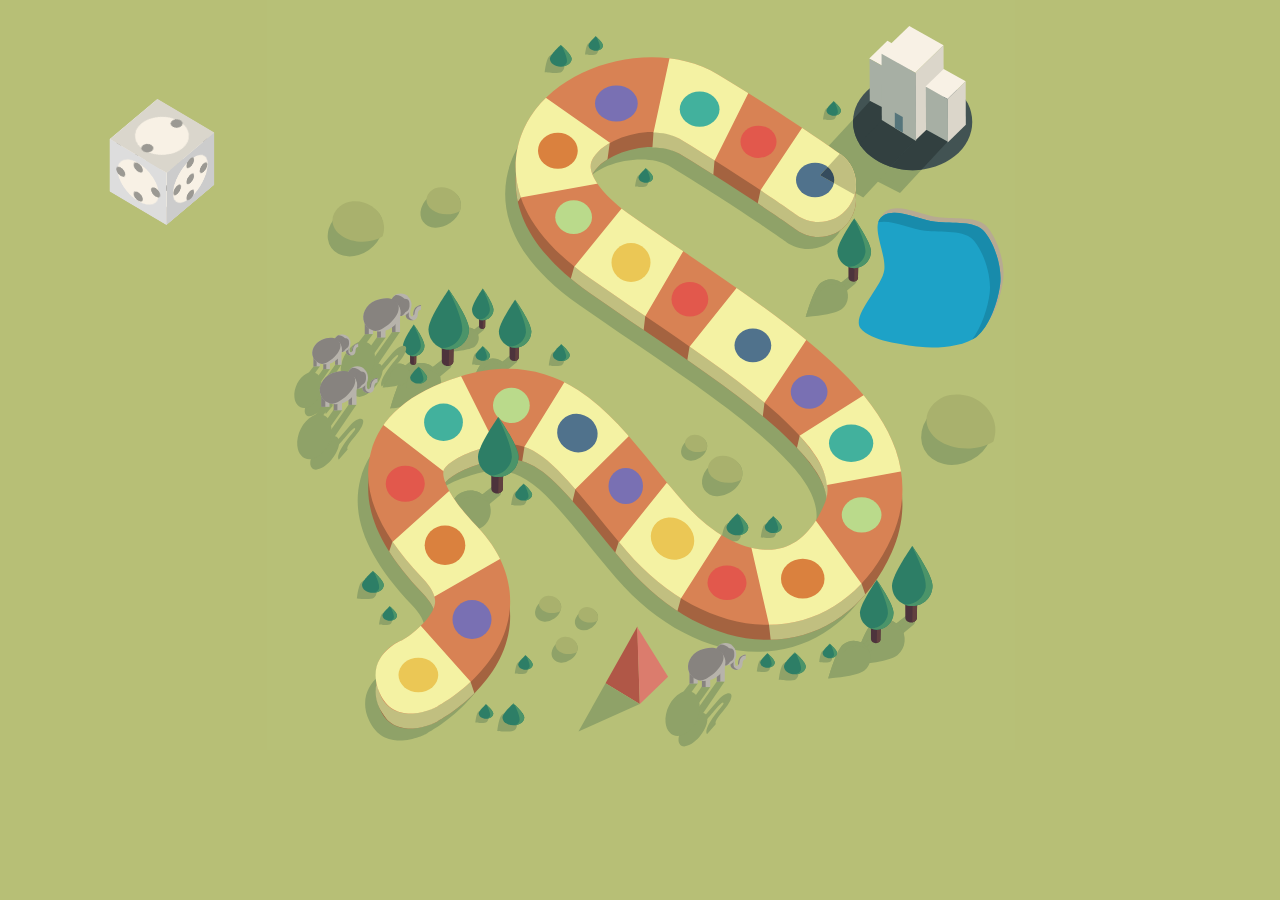
<file: tree_visualisation/Snap.svg/demos/animated-game/index.html>
<!doctype html>
<html lang="en">

	<head>
		<meta charset="utf-8">
	    <meta name="copyright" content="Copyright © 2013 Adobe Systems Incorporated. All rights reserved.

	 Licensed under the Apache License, Version 2.0 (the “License”);
	 you may not use this file except in compliance with the License.
	 You may obtain a copy of the License at

	 http://www.apache.org/licenses/LICENSE-2.0

	 Unless required by applicable law or agreed to in writing, software
	 distributed under the License is distributed on an “AS IS” BASIS,
	 WITHOUT WARRANTIES OR CONDITIONS OF ANY KIND, either express or implied.
	 See the License for the specific language governing permissions and
	 limitations under the License.">
	
		<title>illustration</title>
		<style>
			body{
				margin: 0;
				padding: 0;
				background: #b7bf76;
				overflow: hidden;
			}
			
			svg{
				display: block;
				margin: auto;
				-webkit-transform-origin: top center;
				-webkit-transform: scale(1.5);
				-moz-transform-origin: top center;
				-moz-transform: scale(1.5);
			}
			
			.hit-area{
				cursor: pointer;
			}
			
			.face .mouth{
				-webkit-transform-origin: 0px 4px;
				-webkit-transition: -webkit-transform .4s;
				-webkit-transform: scale(1, 0);
				-moz-transform-origin: 0px 4px;
				-moz-transition: -webkit-transform .4s;
				-moz-transform: scale(1, 0);
			}
			
			.face .eye.right{
				-webkit-transform-origin: 8px -4px;
				-moz-transform-origin: 8px -4px;
			}
			
			.face .eye.left{
				-webkit-transform-origin: -8px -4px;
				-moz-transform-origin: -8px -4px;
			}
			
			.face .eye{
				-webkit-transition: -webkit-transform .2s;
				-webkit-transform: scale(1, 0);
				-moz-transition: -webkit-transform .2s;
				-moz-transform: scale(1, 0);
			}
			
			@-webkit-keyframes breeze{
				0% {
					-webkit-transform: rotate(0deg);
				}
				50% {
					-webkit-transform: rotate(10deg);
				}
				100% {
					-webkit-transform: rotate(0deg);
				}
			}
			
			@-moz-keyframes breeze{
				0% {
					-moz-transform: rotate(0deg);
				}
				50% {
					-moz-transform: rotate(10deg);
				}
				100% {
					-moz-transform: rotate(0deg);
				}
			}
			
			@-webkit-keyframes blink{
				0% {
					-webkit-transform: scale(1, 0);
				}
				10% {
					-webkit-transform: scale(1, 1);
				}
				90% {
					-webkit-transform: scale(1, 1);
				}
				100% {
					-webkit-transform: scale(1, 0);
				}
			}
			
			@-moz-keyframes blink{
				0% {
					-moz-transform: scale(1, 0);
				}
				10% {
					-moz-transform: scale(1, 1);
				}
				90% {
					-moz-transform: scale(1, 1);
				}
				100% {
					-moz-transform: scale(1, 0);
				}
			}
			
			@-webkit-keyframes talk{
				0% {
					-webkit-transform: scale(1, 0);
				}
				50% {
					-webkit-transform: scale(1, 1);
				}
				100% {
					-webkit-transform: scale(1, 0);
				}
			}
			
			@-moz-keyframes talk{
				0% {
					-moz-transform: scale(1, 0);
				}
				50% {
					-moz-transform: scale(1, 1);
				}
				100% {
					-moz-transform: scale(1, 0);
				}
			}
			
			.tree{
				-webkit-transform-origin: 50% 100%;
				-webkit-animation: breeze 2s ease-out infinite;
				-moz-transform-origin: 50% bottom;
				/*-moz-animation: breeze 2s ease-out infinite;*/
			}
			
			.tree .face.animating .eye{
				-webkit-transform: scale(1, 1);
				-moz-transform: scale(1, 1);
			}
			
			.face.animating .eye{
				-webkit-animation: blink 5s infinite;
				-moz-animation: blink 5s infinite;
			}
			
			.face.animating .mouth{
				-webkit-animation: talk 1s infinite;
				-moz-animation: talk 1s infinite;
			}
			
			#cube-hitarea{
				position: absolute;
				top: 100px;
				left: 100px;
				width: 125px;
				height: 125px;	
				cursor: pointer;		
			}
			
			#cube{
				position: absolute;
				left: 25px;
				top: 25px;
				width: 74px;
				height: 74px;
				z-index: 100;
				backface-visibility: visible;
				pointer-events: none;
				-webkit-transform-style: preserve-3d;
				-webkit-transform-origin: center center;
				-webkit-backface-visibility: visible;
				-webkit-transform: rotateX(-45deg) rotateY(50deg);
				-webkit-transition: -webkit-transform 1s;
				-moz-transform-style: preserve-3d;
				-moz-transform-origin: center center;
				-moz-backface-visibility: visible;
				-moz-transform: rotateX(-45deg) rotateY(50deg);
				-moz-transition: -moz-transform 1s;
			}
			
			.side{
				position: absolute;
				top: 0;
				left: 0;
				width: 74px;
				height: 74px;
				pointer-events: none;
				backface-visibility: visible;
				-webkit-transform-origin: center center;
				-webkit-backface-visibility: visible;
				-moz-transform-origin: center center;
				-moz-backface-visibility: visible;
			}
			
			.side *{
				pointer-events: none;
			}
			
			#cube .side:nth-child(1) {
				-webkit-transform: translateY(37px) rotateX(90deg);
				-moz-transform: translateY(37px) rotateX(90deg);
			}
			
			#cube .side:nth-child(2) {
				-webkit-transform: translateY(-37px) rotateX(-90deg);
				-moz-transform: translateY(-37px) rotateX(-90deg);
				
			}
		
			#cube .side:nth-child(3) {				
				-webkit-transform: translateX(37px) rotateY(-90deg);
				-moz-transform: translateX(37px) rotateY(-90deg);
				
			}
			
			#cube .side:nth-child(4) {				
				-webkit-transform: translateX(-37px) rotateY(-90deg);
				-moz-transform: translateX(-37px) rotateY(-90deg);
			}
			
			#cube .side:nth-child(5) {	
				-webkit-transform: translateZ(37px) rotateZ(90deg);
				-moz-transform: translateZ(37px) rotateZ(90deg);
			}
			
			#cube .side:nth-child(6) {			
				-webkit-transform: translateZ(-37px) rotateZ(0deg);
				-moz-transform: translateZ(-37px) rotateZ(0deg);
			}
		
		</style>
	</head>
	<body>
		<svg version="1.1" xmlns="http://www.w3.org/2000/svg" xmlns:xlink="http://www.w3.org/1999/xlink" x="0px" y="0px" width="500px"
			 height="500px" viewBox="0 0 500 500" enable-background="new 0 0 500 500" xml:space="preserve">
		
		<g id="Layer_1">
			<rect x="1.103" y="-3.397" fill="#B7C077" width="498.897" height="503.397"/>
			<polygon fill="#8FA268" points="418.781,75.171 403.456,67.284 371.524,101.763 386.849,109.65 	"/>
			<polygon fill="#8FA268" points="455.281,94.171 439.956,86.284 408.024,120.763 423.349,128.65 	"/>
			<g>
				<path fill="#8FA268" d="M307.422,349.64c2.285-1.785,5.976-0.877,8.245,2.027s2.255,6.705-0.03,8.49
					c-2.285,1.785-11.397,0.436-11.397,0.436S305.137,351.425,307.422,349.64z"/>
				<path fill="#2D7E66" d="M322.176,351.605c0,2.9-3.246,5.25-7.25,5.25s-7.25-2.35-7.25-5.25c0-2.899,7.25-9.25,7.25-9.25
					S322.176,348.706,322.176,351.605z"/>
				<g>
					<path fill="#4B9469" d="M315.638,343c0.56,1.102,4.291,8.604,3.316,11.104c-0.551,1.413-1.879,2.357-3.551,2.734
						c3.781-0.179,6.774-2.45,6.774-5.233C322.176,349.266,317.461,344.685,315.638,343z"/>
					<path fill="#4B9469" d="M315.501,342.874c-0.351-0.322-0.574-0.518-0.574-0.518s-0.585,0.515-1.411,1.303
						C314.567,343.22,315.325,342.938,315.501,342.874z"/>
				</g>
			</g>
			<path fill="#B7AA92" d="M448.987,144.849c11.418,1.436,26.354-1.275,32.959,6.957c6.697,8.347,11.56,23.593,10.135,34.927
				c-1.426,11.333-7.266,28.424-15.822,34.852c-8.438,6.34-26.34,8.047-37.757,6.611c-11.418-1.436-32.753-3.982-39.358-12.215
				c-6.697-8.347,14.278-27.631,15.704-38.964c1.426-11.333-9.795-29.455-1.239-35.883
				C422.048,134.793,437.569,143.412,448.987,144.849z"/>
			<path fill="#1DA2C7" d="M446.987,147.849c11.418,1.436,26.354-1.275,32.959,6.957c6.697,8.347,11.56,23.593,10.135,34.927
				c-1.426,11.333-7.266,28.424-15.822,34.852c-8.438,6.34-26.34,8.047-37.757,6.611c-11.418-1.436-32.753-3.982-39.358-12.215
				c-6.697-8.347,14.278-27.631,15.704-38.964c1.426-11.333-9.795-29.455-1.239-35.883
				C420.048,137.793,435.569,146.412,446.987,147.849z"/>
			<path fill="#188BAB" d="M479.946,154.806c-6.605-8.232-21.542-5.521-32.959-6.957c-11.418-1.436-26.939-10.056-35.378-3.716
				c-1.42,1.067-2.287,2.462-2.765,4.089c8.765-2.002,21.436,4.406,31.143,5.627c11.418,1.436,26.354-1.275,32.959,6.957
				c6.697,8.347,11.56,23.593,10.135,34.927c-1.176,9.346-5.356,22.603-11.584,30.571c0.994-0.534,1.935-1.098,2.762-1.719
				c8.556-6.428,14.396-23.519,15.822-34.852C491.507,178.399,486.644,163.153,479.946,154.806z"/>
			<g>
				<path fill="#8FA268" d="M141.244,332.65l5.092,6.17l9.996-8.312c0.023-0.018,0.05-0.027,0.072-0.046
					c1.341-1.106,1.322-3.343-0.042-4.995s-3.556-2.095-4.896-0.988C151.261,324.648,141.244,332.65,141.244,332.65z"/>
				<path fill="#8FA268" d="M143.154,334.964l12.684-10.036c-1.354-1.194-3.192-1.423-4.372-0.449
					c-0.205,0.169-10.222,8.171-10.222,8.171L143.154,334.964z"/>
				<path fill="#8FA268" d="M128.41,330.061c5.75-4.746,14.259-3.932,19.005,1.819c4.746,5.75,3.932,14.259-1.819,19.005
					c-5.75,4.746-29.031,6.456-29.031,6.456S122.66,334.807,128.41,330.061z"/>
				<path fill="#8FA268" d="M116.565,357.341c0,0,0.07-0.005,0.176-0.014c1.86-4.138,9.678-20.974,15.261-24.357
					c6.072-3.679,13.88-1.998,17.949,3.676c-0.5-1.695-1.341-3.319-2.536-4.767c-4.746-5.75-13.255-6.565-19.005-1.819
					C122.66,334.807,116.565,357.341,116.565,357.341z"/>
			</g>
			<g>
				<g>
					<path fill="#8FA268" d="M137.623,221.277l2.694,3.265l5.289-4.398c0.012-0.009,0.026-0.015,0.038-0.024
						c0.709-0.585,0.699-1.769-0.022-2.643c-0.722-0.874-1.881-1.108-2.591-0.523C142.923,217.043,137.623,221.277,137.623,221.277z"
						/>
					<path fill="#8FA268" d="M138.633,222.501l6.711-5.31c-0.716-0.632-1.689-0.753-2.313-0.238c-0.108,0.089-5.408,4.324-5.408,4.324
						L138.633,222.501z"/>
					<path fill="#8FA268" d="M130.832,219.907c3.043-2.511,7.545-2.08,10.056,0.962c2.511,3.043,2.08,7.545-0.962,10.056
						c-3.043,2.511-15.361,3.416-15.361,3.416S127.79,222.418,130.832,219.907z"/>
					<path fill="#8FA268" d="M124.565,234.341c0,0,0.037-0.003,0.093-0.007c0.984-2.189,5.121-11.098,8.075-12.887
						c3.213-1.946,7.344-1.057,9.497,1.945c-0.264-0.897-0.709-1.756-1.342-2.522c-2.511-3.043-7.013-3.473-10.056-0.962
						C127.79,222.418,124.565,234.341,124.565,234.341z"/>
				</g>
				<g id="tree_2_" class="tree">
					<path fill="#4D333C" d="M146.93,210.747h-4.233l0.025,6.878c-0.001,0.015-0.006,0.03-0.006,0.045c0,0.92,0.919,1.665,2.052,1.665
						s2.052-0.746,2.052-1.665C146.821,217.53,146.93,210.747,146.93,210.747z"/>
					<path fill="#61403F" d="M145.342,210.747l-0.176,8.556c0.943-0.15,1.656-0.823,1.656-1.633c0-0.141,0.108-6.923,0.108-6.923
						H145.342z"/>
					<path fill="#2D7E66" d="M152.309,206.382c0,3.945-3.198,7.143-7.143,7.143c-3.945,0-7.143-3.198-7.143-7.143
						s7.143-14.021,7.143-14.021S152.309,202.437,152.309,206.382z"/>
					<path fill="#4B9469" d="M145.166,192.361c0,0-0.022,0.031-0.054,0.076c1.062,2.153,5.3,11.013,4.799,14.431
						c-0.544,3.717-3.86,6.337-7.545,6.086c0.86,0.367,1.806,0.571,2.8,0.571c3.945,0,7.143-3.198,7.143-7.143
						C152.309,202.437,145.166,192.361,145.166,192.361z"/>
				</g>
			</g>
			<g>
				<g>
					<path fill="#8FA268" d="M155.331,243.566l4.078,4.942l8.006-6.657c0.018-0.014,0.04-0.022,0.058-0.037
						c1.074-0.886,1.059-2.677-0.034-4.001c-1.092-1.323-2.848-1.678-3.922-0.792C163.354,237.157,155.331,243.566,155.331,243.566z"
						/>
					<path fill="#8FA268" d="M156.86,245.419l10.159-8.038c-1.084-0.957-2.556-1.139-3.501-0.36c-0.164,0.135-8.187,6.545-8.187,6.545
						L156.86,245.419z"/>
					<path fill="#8FA268" d="M145.052,241.492c4.606-3.801,11.42-3.149,15.221,1.457c3.801,4.606,3.149,11.42-1.457,15.221
						c-4.606,3.801-23.252,5.171-23.252,5.171S140.446,245.293,145.052,241.492z"/>
					<path fill="#8FA268" d="M135.565,263.341c0,0,0.056-0.004,0.141-0.011c1.489-3.314,7.751-16.799,12.223-19.508
						c4.863-2.946,11.117-1.6,14.376,2.944c-0.4-1.357-1.074-2.658-2.031-3.818c-3.801-4.606-10.616-5.258-15.221-1.457
						C140.446,245.293,135.565,263.341,135.565,263.341z"/>
				</g>
				<g id="tree_3_" class="tree">
					<path fill="#4D333C" d="M169.418,227.627h-6.407l0.039,10.412c-0.001,0.023-0.008,0.045-0.008,0.068
						c0,1.392,1.391,2.521,3.107,2.521s3.107-1.129,3.107-2.521C169.255,237.895,169.418,227.627,169.418,227.627z"/>
					<path fill="#61403F" d="M167.015,227.627l-0.267,12.951c1.428-0.227,2.506-1.246,2.506-2.471c0-0.213,0.164-10.48,0.164-10.48
						H167.015z"/>
					<path fill="#2D7E66" d="M177.561,221.02c0,5.971-4.841,10.812-10.812,10.812c-5.971,0-10.812-4.841-10.812-10.812
						s10.812-21.224,10.812-21.224S177.561,215.049,177.561,221.02z"/>
					<path fill="#4B9469" d="M166.749,199.796c0,0-0.033,0.046-0.081,0.116c1.608,3.258,8.022,16.671,7.265,21.844
						c-0.823,5.626-5.842,9.592-11.421,9.213c1.302,0.555,2.733,0.864,4.238,0.864c5.971,0,10.812-4.841,10.812-10.812
						C177.561,215.048,166.749,199.796,166.749,199.796z"/>
				</g>
			</g>
			<g>
				<g>
					<path fill="#8FA268" d="M108.244,247.65l5.092,6.17l9.996-8.312c0.023-0.018,0.05-0.027,0.072-0.046
						c1.341-1.106,1.322-3.343-0.042-4.995s-3.556-2.095-4.896-0.988C118.261,239.648,108.244,247.65,108.244,247.65z"/>
					<path fill="#8FA268" d="M110.154,249.964l12.684-10.036c-1.354-1.194-3.192-1.423-4.372-0.449
						c-0.205,0.169-10.222,8.171-10.222,8.171L110.154,249.964z"/>
					<path fill="#8FA268" d="M95.41,245.061c5.75-4.746,14.259-3.932,19.005,1.819c4.746,5.75,3.932,14.259-1.819,19.005
						c-5.75,4.746-29.031,6.456-29.031,6.456S89.66,249.807,95.41,245.061z"/>
					<path fill="#8FA268" d="M83.565,272.341c0,0,0.07-0.005,0.176-0.014c1.86-4.138,9.678-20.974,15.262-24.357
						c6.072-3.679,13.88-1.998,17.949,3.676c-0.5-1.695-1.341-3.319-2.536-4.767c-4.746-5.75-13.255-6.565-19.005-1.819
						C89.66,249.807,83.565,272.341,83.565,272.341z"/>
				</g>
				<g id="tree" class="tree">
					<path fill="#4D333C" d="M125.833,227.75h-8l0.048,13c-0.001,0.029-0.011,0.056-0.011,0.085c0,1.738,1.737,3.147,3.879,3.147
						s3.879-1.409,3.879-3.147C125.629,240.569,125.833,227.75,125.833,227.75z"/>
					<path fill="#61403F" d="M122.833,227.75l-0.333,16.171c1.783-0.284,3.129-1.556,3.129-3.086c0-0.266,0.204-13.085,0.204-13.085
						H122.833z"/>
					<path fill="#2D7E66" d="M136,219.5c0,7.456-6.044,13.5-13.5,13.5s-13.5-6.044-13.5-13.5s13.5-26.5,13.5-26.5
						S136,212.044,136,219.5z"/>
					<path fill="#4B9469" d="M122.5,193c0,0-0.041,0.058-0.101,0.144c2.008,4.068,10.016,20.815,9.071,27.274
						c-1.028,7.025-7.295,11.977-14.26,11.503c1.625,0.693,3.413,1.078,5.291,1.078c7.456,0,13.5-6.044,13.5-13.5
						C136,212.044,122.5,193,122.5,193z"/>
				</g>
			</g>
			<g>
				<path fill="#8FA268" d="M107.995,488.935c0,0-27.495,15.065-38.495-8.435s14.505-35.435,14.505-35.435l-0.12,0.066
					c8.25-4.635,21.086-15.728,22.441-24.818c0.706-4.742-2.117-10.473-8.392-17.033c-29.661-31.009-40.896-58.425-34.35-83.813
					c5.938-23.025,25.774-39.959,58.958-50.329c29.623-9.256,55.577-6.308,79.346,9.018c19.332,12.465,34.375,31.005,51.794,52.473
					c5.819,7.172,11.837,14.588,18.272,22.071c19.028,22.127,42.605,34.183,61.514,31.455c13.414-1.932,24.096-11.502,31.747-28.444
					c9.5-21.035-10.042-41.312-19.434-51.055c-23.146-24.015-60.765-49.642-100.592-76.773c-11.578-7.887-23.55-16.042-35.499-24.381
					c-70.021-48.869-47.963-94.971-39.535-107.937c24.343-37.448,86.145-51.298,124.771-27.962
					c48.298,29.18,80.323,52.135,81.663,53.098c11.212,8.058,13.768,23.68,5.71,34.891c-8.059,11.21-23.676,13.767-34.889,5.712l0,0
					c-0.312-0.225-31.873-22.831-78.34-50.905c-14.191-8.572-46.646-3.502-56.994,12.417c-2.279,3.506-2.561,6.683-0.974,10.966
					c1.817,4.903,7.769,15.154,27.204,28.718c11.716,8.177,23.57,16.252,35.033,24.061c42.021,28.626,81.712,55.665,108.441,83.397
					c15.897,16.493,26.271,32.227,31.712,48.098c6.755,19.703,5.844,39.296-2.71,58.235c-14.717,32.586-39.643,52.955-70.188,57.354
					c-4.11,0.592-8.272,0.884-12.457,0.884c-32.675,0.002-67.042-17.771-94.094-49.228c-6.902-8.025-13.149-15.725-19.19-23.17
					c-33.405-41.169-46.527-54.919-77.399-45.269c-18.515,5.786-24.713,12.207-25.456,15.09c-1.033,4.008,2.451,16.261,22.065,36.768
					c21.94,22.938,23.89,44.913,21.661,59.309C150.006,464.983,112.278,486.592,107.995,488.935z"/>
			</g>
			<polygon fill="#8FA268" points="444.031,82.921 421.206,70.034 376.024,118.763 398.849,131.65 	"/>
			<ellipse fill="#425353" cx="431.75" cy="81.25" rx="39.75" ry="32.25"/>
			<g>
				<path fill="#A46340" d="M114.994,480.935c0,0-29.994,15.565-38.994-9.935s15.006-33.935,15.006-33.935l-0.122,0.065
					c8.25-4.634,21.087-15.728,22.441-24.818c0.706-4.74-2.116-10.472-8.391-17.031c-29.663-31.01-40.897-58.425-34.35-83.815
					c5.938-23.025,25.775-39.956,58.959-50.328c29.623-9.255,55.578-6.306,79.344,9.019c19.334,12.463,34.375,31.003,51.794,52.472
					c5.821,7.172,11.837,14.588,18.271,22.072c19.032,22.125,42.604,34.183,61.516,31.456c13.416-1.935,24.097-11.503,31.747-28.447
					c3.084-6.828,9.5-21.034-19.435-51.053c-23.146-24.016-60.763-49.644-100.591-76.775c-11.578-7.884-23.55-16.041-35.5-24.381
					c-70.019-48.869-47.962-94.972-39.534-107.938c24.345-37.447,86.149-51.296,124.771-27.959
					c48.297,29.178,80.322,52.134,81.663,53.097c11.212,8.059,13.769,23.678,5.709,34.891c-8.059,11.21-23.673,13.767-34.887,5.712
					l-0.001,0c-0.312-0.225-31.871-22.832-78.34-50.906c-16.629-10.045-48.164-1.173-56.994,12.418
					c-2.278,3.506-2.562,6.682-0.975,10.966c1.819,4.903,7.769,15.153,27.207,28.719c11.716,8.175,23.568,16.25,35.031,24.06
					c42.021,28.625,81.712,55.666,108.44,83.396c15.896,16.494,26.271,32.229,31.713,48.101c6.756,19.699,5.844,39.293-2.71,58.234
					c-14.716,32.584-39.644,52.953-70.188,57.353c-36.207,5.218-76.034-12.859-106.55-48.344c-6.903-8.024-13.15-15.725-19.19-23.169
					c-33.406-41.168-46.527-54.915-77.4-45.269c-18.516,5.784-24.712,12.206-25.456,15.091c-1.031,4.006,2.453,16.26,22.065,36.766
					c21.941,22.938,23.891,44.912,21.663,59.31C157.006,456.984,119.278,478.591,114.994,480.935z"/>
			</g>
			<g>
				<polygon fill="#F8F1E5" points="417.514,47.235 402.848,38.955 414.939,27.215 429.606,35.495 		"/>
				<polygon fill="#DBD6CA" points="417.514,47.235 417.626,76.223 429.718,64.483 429.606,35.495 		"/>
				<polygon fill="#A7AFA4" points="417.835,75.829 403.169,67.548 403.052,39.102 417.719,47.382 		"/>
			</g>
			<defs>
				<filter id="Adobe_OpacityMaskFilter" filterUnits="userSpaceOnUse" x="68.781" y="48.158" width="356.179" height="437.532">
					<feColorMatrix  type="matrix" values="1 0 0 0 0  0 1 0 0 0  0 0 1 0 0  0 0 0 1 0"/>
				</filter>
			</defs>
			<mask maskUnits="userSpaceOnUse" x="68.781" y="48.158" width="356.179" height="437.532" id="SVGID_1_">
				<g filter="url(#Adobe_OpacityMaskFilter)">
					<g>
						<g>
							<polygon fill="#FFFFFF" points="369.002,174.823 349.888,155.712 327.395,140.715 330.333,127 360.675,90.792 388.113,109.084 
								411.425,132.396 					"/>
						</g>
						<g>
							<path fill="#FFFFFF" d="M338,434.397l-2-17.731l-12-43.269l24.601-5.638L365,353.397L397.667,389l6.268,18.175l-25.173,12.585
								L338,434.397z M109,409.397l-8.039-11.622l-0.527-0.589l-20.069-22.296L85,361l39.965-26.248l19.513,21.686l20.695,20.695
								L109,409.397z M272.573,415.756l-20.044-20.047l-22.137-17.711L236,360.647l31.873-29.499l24.738,19.792L306,363.397
								l-28.5,34.75L272.573,415.756z M371,333.397l-17-32l2.5-11.064l49.908-22.089l26.842,53.685L371,333.397z M204,338.397
								l-17.119-16.618l-0.7-0.639L171,310.397l2-12.731l31.342-41.103l21.523,19.565l22.677,18.143L207,326L204,338.397z
								 M124,327.397l-8.667-11.064l-43.102-28.743l26.289-19.116l29.05-14.526L154,296.667l0.404,10.951l-24.617,12.307L124,327.397z
								 M331.55,280.052l-26.058-17.373l-1.019-0.812l-23.424-18.742l1.95-11.958l35.531-34.896l22.426,17.942l23.878,15.916
								L333,268.333L331.55,280.052z M252.135,222.594l-27.238-15.888L202,192.397l4.167-14.731L241,144.397l16.76,12.017
								l24.605,14.354L253.5,210.833L252.135,222.594z M224,131.397l-53.333,0.103L163,142.397l7.215-53.596l0.489-0.834L177,67.397
								l52.833,27.769l-1.833,13.5l-5.011,8.749L224,131.397z M298.7,118.625L258,102.397l1-14.064l12.851-50.216l53.665,26.831
								L299.667,107L298.7,118.625z"/>
						</g>
						<g>
							<polygon fill="#FFFFFF" points="94.679,500 61.398,450.077 89.706,431.204 101,423.397 137,454.333 142,469.397 
								116.301,485.584 					"/>
						</g>
					</g>
				</g>
			</mask>
			<g mask="url(#SVGID_1_)">
				<path fill="#C1BF80" d="M114.995,480.935c0,0-27.495,15.065-38.495-8.435s14.505-35.435,14.505-35.435l-0.12,0.066
					c8.25-4.635,21.086-15.728,22.441-24.818c0.706-4.742-2.117-10.473-8.392-17.033c-29.661-31.009-40.896-58.425-34.35-83.813
					c5.938-23.025,25.774-39.959,58.958-50.329c29.623-9.256,55.577-6.308,79.346,9.018c19.332,12.465,34.375,31.005,51.794,52.473
					c5.819,7.172,11.837,14.588,18.272,22.071c19.028,22.127,42.605,34.183,61.514,31.455c13.414-1.932,24.096-11.502,31.747-28.444
					c9.5-21.035-10.042-41.312-19.434-51.055c-23.146-24.015-60.765-49.642-100.592-76.773c-11.578-7.887-23.55-16.042-35.499-24.381
					c-70.021-48.869-47.963-94.971-39.535-107.937c24.343-37.448,86.145-51.298,124.771-27.962
					c48.298,29.18,80.323,52.135,81.663,53.098c11.212,8.058,13.768,23.68,5.71,34.891c-8.059,11.21-23.676,13.767-34.889,5.712l0,0
					c-0.312-0.225-31.873-22.831-78.34-50.905c-14.191-8.572-46.646-3.502-56.994,12.417c-2.279,3.506-2.561,6.683-0.974,10.966
					c1.817,4.903,7.769,15.154,27.204,28.718c11.716,8.177,23.57,16.252,35.033,24.061c42.021,28.626,81.712,55.665,108.441,83.397
					c15.897,16.493,26.271,32.227,31.712,48.098c6.755,19.703,5.844,39.296-2.71,58.235c-14.717,32.586-39.643,52.955-70.188,57.354
					c-4.11,0.592-8.272,0.884-12.457,0.884c-32.675,0.002-67.042-17.771-94.094-49.228c-6.902-8.025-13.149-15.725-19.19-23.17
					c-33.405-41.169-46.527-54.919-77.399-45.269c-18.515,5.786-24.713,12.207-25.456,15.09c-1.033,4.008,2.451,16.261,22.065,36.768
					c21.94,22.938,23.89,44.913,21.661,59.309C157.006,456.983,119.278,478.592,114.995,480.935z"/>
			</g>
			<g>
				<g>
					<path fill="#D88254" d="M114.994,470.935c0,0-29.994,15.565-38.994-9.935s15.006-33.935,15.006-33.935l-0.122,0.065
						c8.25-4.634,21.087-15.728,22.441-24.818c0.706-4.74-2.116-10.472-8.391-17.031c-29.663-31.01-40.897-58.425-34.35-83.815
						c5.938-23.025,25.775-39.956,58.959-50.328c29.623-9.255,55.578-6.306,79.344,9.019c19.334,12.463,34.375,31.003,51.794,52.472
						c5.821,7.172,11.837,14.588,18.271,22.072c19.032,22.125,42.604,34.183,61.516,31.456c13.416-1.935,24.097-11.503,31.747-28.447
						c3.084-6.828,9.5-21.034-19.435-51.053c-23.146-24.016-60.763-49.644-100.591-76.775c-11.578-7.884-23.55-16.041-35.5-24.381
						c-70.019-48.869-47.962-94.972-39.534-107.938c24.345-37.447,86.149-51.296,124.771-27.959
						c48.297,29.178,80.322,52.134,81.663,53.097c11.212,8.059,13.769,23.678,5.709,34.891c-8.059,11.21-23.673,13.767-34.887,5.712
						l-0.001,0c-0.312-0.225-31.871-22.832-78.34-50.906c-16.629-10.045-48.164-1.173-56.994,12.418
						c-2.278,3.506-2.562,6.682-0.975,10.966c1.819,4.903,7.769,15.153,27.207,28.719c11.716,8.175,23.568,16.25,35.031,24.06
						c42.021,28.625,81.712,55.666,108.44,83.396c15.896,16.494,26.271,32.229,31.713,48.101c6.756,19.699,5.844,39.293-2.71,58.234
						c-14.716,32.584-39.644,52.953-70.188,57.353c-36.207,5.218-76.034-12.859-106.55-48.344c-6.903-8.024-13.15-15.725-19.19-23.169
						c-33.406-41.168-46.527-54.915-77.4-45.269c-18.516,5.784-24.712,12.206-25.456,15.091c-1.031,4.006,2.453,16.26,22.065,36.766
						c21.941,22.938,23.891,44.912,21.663,59.31C157.006,446.984,119.278,468.591,114.994,470.935z"/>
				</g>
				<defs>
					<filter id="Adobe_OpacityMaskFilter_1_" filterUnits="userSpaceOnUse" x="68.781" y="38.158" width="356.179" height="437.525">
						<feColorMatrix  type="matrix" values="1 0 0 0 0  0 1 0 0 0  0 0 1 0 0  0 0 0 1 0"/>
					</filter>
				</defs>
				<mask maskUnits="userSpaceOnUse" x="68.781" y="38.158" width="356.179" height="437.525" id="SVGID_2_">
					<g filter="url(#Adobe_OpacityMaskFilter_1_)">
						<g>
							<g>
								<polygon fill="#FFFFFF" points="369.002,165.425 349.888,146.314 327.395,131.318 360.675,81.395 388.113,99.687 
									411.425,122.999 						"/>
							</g>
							<g>
								<path fill="#FFFFFF" d="M338,425l-14-61l24.601-5.638L365,344l38.935,53.777l-25.173,12.585L338,425z M109,400l-8.039-11.622
									l-0.527-0.589l-20.069-22.296l44.6-40.139l19.513,21.686l20.695,20.695L109,400z M272.573,406.358l-20.044-20.047
									l-22.137-17.711l37.48-46.85l24.738,19.792L306,354L272.573,406.358z M371,324l-17-32l52.408-33.153l26.842,53.685L371,324z
									 M204,329l-17.119-16.618l-0.7-0.639L171,301l33.342-53.834l21.523,19.565l22.677,18.143L204,329z M124,318l-51.769-39.807
									l26.289-19.116l29.05-14.526l26.834,53.669l-24.617,12.307L124,318z M331.55,270.654l-26.058-17.373l-1.019-0.812
									l-23.424-18.742l37.481-46.854l22.426,17.942l23.878,15.916L331.55,270.654z M252.135,213.197l-27.238-15.888L202,183l39-48
									l16.76,12.017l24.605,14.354L252.135,213.197z M224,122l-61,11l7.215-53.596l0.489-0.834L177,58l57,40l-11.011,10.019L224,122
									z M298.7,109.228L258,93l13.851-64.28l53.665,26.831L298.7,109.228z"/>
							</g>
							<g>
								<polygon fill="#FFFFFF" points="94.679,490.603 61.398,440.68 89.706,421.807 101,414 142,460 116.301,476.187 						"/>
							</g>
						</g>
					</g>
				</mask>
				<g mask="url(#SVGID_2_)">
					<path fill="#F4F2A3" d="M114.995,470.935c0,0-27.995,15.399-38.662-9.268C65.667,437,91.005,427.065,91.005,427.065l-0.12,0.066
						c8.25-4.635,21.086-15.728,22.441-24.818c0.706-4.742-2.117-10.473-8.392-17.033c-29.661-31.009-40.896-58.425-34.35-83.813
						c5.938-23.025,25.774-39.959,58.958-50.329c29.623-9.256,55.577-6.308,79.346,9.018c19.332,12.465,34.375,31.005,51.794,52.473
						c5.819,7.172,11.837,14.588,18.272,22.071c19.028,22.127,42.605,34.183,61.514,31.455c13.414-1.932,24.096-11.502,31.747-28.444
						c9.5-21.035-10.042-41.312-19.434-51.055c-23.146-24.015-60.765-49.642-100.592-76.773c-11.578-7.887-23.55-16.042-35.499-24.381
						c-70.021-48.869-47.963-94.971-39.535-107.937c24.343-37.448,86.145-51.298,124.771-27.962
						c48.298,29.18,80.323,52.135,81.663,53.098c11.212,8.058,13.768,23.68,5.71,34.891c-8.059,11.21-23.676,13.767-34.889,5.712l0,0
						c-0.312-0.225-31.873-22.831-78.34-50.905c-14.191-8.572-46.646-3.502-56.994,12.417c-2.279,3.506-2.561,6.683-0.974,10.966
						c1.817,4.903,7.769,15.154,27.204,28.718c11.716,8.177,23.57,16.252,35.033,24.061c42.021,28.626,81.712,55.665,108.441,83.397
						c15.897,16.493,26.271,32.227,31.712,48.098c6.755,19.703,5.844,39.296-2.71,58.235c-14.717,32.586-39.643,52.955-70.188,57.354
						c-4.11,0.592-8.272,0.884-12.457,0.884c-32.675,0.002-67.042-17.771-94.094-49.228c-6.902-8.025-13.149-15.725-19.19-23.17
						c-33.405-41.169-46.527-54.919-77.399-45.269c-18.515,5.786-24.713,12.207-25.456,15.09c-1.033,4.008,2.451,16.261,22.065,36.768
						c21.94,22.938,23.89,44.913,21.661,59.309C157.006,446.983,119.278,468.592,114.995,470.935z"/>
				</g>
			</g>
			<g id="dots">
				<ellipse fill="#50728C" cx="366.75" cy="120" rx="12.75" ry="11.5"/>
				<ellipse fill="#BADA8B" cx="164.25" cy="270.25" rx="12.25" ry="11.75"/>
				<ellipse fill="#7970B3" cx="362.75" cy="261.25" rx="12.25" ry="11.25"/>
				<ellipse fill="#42B19D" cx="390.75" cy="295.5" rx="14.75" ry="12.5"/>
				<ellipse fill="#DA813E" cx="120" cy="363.5" rx="13.545" ry="13.122"/>
				<ellipse fill="#42B19D" cx="119" cy="281.5" rx="12.928" ry="12.524"/>
				<ellipse transform="matrix(0.9297 0.3683 -0.3683 0.9297 120.9971 -56.4044)" fill="#50728C" cx="208.25" cy="288.75" rx="13.608" ry="12.715"/>
				<ellipse transform="matrix(0.7964 0.6048 -0.6048 0.7964 272.4656 -91.1952)" fill="#EBC755" cx="271.674" cy="359.063" rx="15.027" ry="13.5"/>
				<ellipse fill="#DA813E" cx="358.5" cy="385.75" rx="14.5" ry="13.25"/>
				<circle fill="#7970B3" cx="138" cy="413" r="13"/>
				<ellipse fill="#E2584C" cx="93.5" cy="322.5" rx="13" ry="12"/>
				<ellipse fill="#7970B3" cx="240.5" cy="324" rx="11.5" ry="12"/>
				<ellipse fill="#E2584C" cx="308" cy="388.5" rx="13" ry="11.5"/>
				<ellipse fill="#BADA8B" cx="397.75" cy="343.25" rx="13.25" ry="11.75"/>
				<ellipse fill="#E2584C" cx="283.25" cy="199.5" rx="12.25" ry="11.5"/>
				<ellipse fill="#50728C" cx="325.25" cy="230.25" rx="12.25" ry="11.25"/>
				<circle fill="#EBC755" cx="244" cy="175" r="13"/>
				<ellipse fill="#BADA8B" cx="205.75" cy="144.75" rx="12.25" ry="11.25"/>
				<ellipse fill="#DA813E" cx="195.25" cy="100.5" rx="13.25" ry="12"/>
				<ellipse fill="#7970B3" cx="234.25" cy="69" rx="14.25" ry="12"/>
				<ellipse fill="#42B19D" cx="289.75" cy="72.75" rx="13.25" ry="11.75"/>
				<ellipse fill="#E2584C" cx="329" cy="94.5" rx="12" ry="10.75"/>
				<ellipse fill="#EBC755" cx="102.25" cy="450" rx="13.25" ry="11.5"/>
			</g>
			<g id="tree_6_" class="tree">
				<g>
					<path fill="#4D333C" d="M158.833,312.75h-8l0.048,13c-0.001,0.029-0.011,0.056-0.011,0.085c0,1.738,1.737,3.147,3.879,3.147
						s3.879-1.409,3.879-3.147C158.629,325.569,158.833,312.75,158.833,312.75z"/>
					<path fill="#61403F" d="M155.833,312.75l-0.333,16.171c1.783-0.284,3.129-1.556,3.129-3.086c0-0.266,0.204-13.085,0.204-13.085
						H155.833z"/>
					<path fill="#2D7E66" d="M169,304.5c0,7.456-6.044,13.5-13.5,13.5s-13.5-6.044-13.5-13.5s13.5-26.5,13.5-26.5
						S169,297.044,169,304.5z"/>
					<path fill="#4B9469" d="M155.5,278c0,0-0.041,0.058-0.101,0.144c2.008,4.068,10.016,20.815,9.071,27.274
						c-1.028,7.025-7.295,11.977-14.26,11.503c1.625,0.693,3.413,1.078,5.291,1.078c7.456,0,13.5-6.044,13.5-13.5
						C169,297.044,155.5,278,155.5,278z"/>
				</g>
			</g>
			<g>
				<defs>
					<ellipse id="SVGID_3_" cx="431.75" cy="81.25" rx="39.75" ry="32.25"/>
				</defs>
				<clipPath id="SVGID_4_">
					<use xlink:href="#SVGID_3_"  overflow="visible"/>
				</clipPath>
				<polygon clip-path="url(#SVGID_4_)" fill="#324040" points="418.781,75.171 403.456,67.284 371.524,101.763 386.849,109.65 		"/>
				<polygon clip-path="url(#SVGID_4_)" fill="#324040" points="434.031,92.921 411.206,80.034 389.024,103.763 411.849,116.65 		"/>
				<polygon clip-path="url(#SVGID_4_)" fill="#324040" points="455.281,94.171 439.956,86.284 408.024,120.763 423.349,128.65 		"/>
			</g>
			<g>
				<g>
					<path fill="#8FA268" d="M417.244,418.65l5.092,6.17l9.996-8.312c0.023-0.018,0.05-0.027,0.072-0.046
						c1.341-1.106,1.322-3.343-0.042-4.995c-1.364-1.652-3.556-2.095-4.896-0.988C427.261,410.648,417.244,418.65,417.244,418.65z"/>
					<path fill="#8FA268" d="M419.154,420.964l12.684-10.036c-1.354-1.194-3.192-1.423-4.372-0.449
						c-0.205,0.169-10.222,8.171-10.222,8.171L419.154,420.964z"/>
					<path fill="#8FA268" d="M404.41,416.061c5.75-4.746,14.259-3.932,19.005,1.819c4.746,5.75,3.932,14.259-1.819,19.005
						c-5.75,4.746-29.031,6.456-29.031,6.456S398.66,420.807,404.41,416.061z"/>
					<path fill="#8FA268" d="M392.565,443.341c0,0,0.07-0.005,0.176-0.014c1.86-4.138,9.678-20.974,15.262-24.357
						c6.072-3.679,13.88-1.998,17.949,3.676c-0.5-1.695-1.341-3.319-2.536-4.767c-4.746-5.75-13.255-6.565-19.005-1.819
						C398.66,420.807,392.565,443.341,392.565,443.341z"/>
				</g>
				<g id="tree_4_" class="tree">
					<path fill="#4D333C" d="M434.833,398.75h-8l0.048,13c-0.001,0.029-0.011,0.056-0.011,0.085c0,1.738,1.737,3.147,3.879,3.147
						s3.879-1.409,3.879-3.147C434.629,411.569,434.833,398.75,434.833,398.75z"/>
					<path fill="#61403F" d="M431.833,398.75l-0.333,16.171c1.783-0.284,3.129-1.556,3.129-3.086c0-0.266,0.204-13.085,0.204-13.085
						H431.833z"/>
					<path fill="#2D7E66" d="M445,390.5c0,7.456-6.044,13.5-13.5,13.5s-13.5-6.044-13.5-13.5s13.5-26.5,13.5-26.5
						S445,383.044,445,390.5z"/>
					<path fill="#4B9469" d="M431.5,364c0,0-0.041,0.058-0.101,0.144c2.008,4.068,10.016,20.815,9.071,27.274
						c-1.028,7.025-7.295,11.977-14.26,11.503c1.625,0.693,3.413,1.078,5.291,1.078c7.456,0,13.5-6.044,13.5-13.5
						C445,383.044,431.5,364,431.5,364z"/>
				</g>
			</g>
			<g>
				<g>
					<path fill="#8FA268" d="M91.623,245.277l2.694,3.265l5.289-4.398c0.012-0.009,0.026-0.015,0.038-0.024
						c0.709-0.585,0.699-1.769-0.022-2.643c-0.722-0.874-1.881-1.108-2.591-0.523C96.923,241.043,91.623,245.277,91.623,245.277z"/>
					<path fill="#8FA268" d="M92.633,246.501l6.711-5.31c-0.716-0.632-1.689-0.753-2.313-0.238c-0.108,0.089-5.408,4.324-5.408,4.324
						L92.633,246.501z"/>
					<path fill="#8FA268" d="M84.832,243.907c3.043-2.511,7.545-2.08,10.056,0.962c2.511,3.043,2.08,7.545-0.962,10.056
						c-3.043,2.511-15.361,3.416-15.361,3.416S81.79,246.418,84.832,243.907z"/>
					<path fill="#8FA268" d="M78.565,258.341c0,0,0.037-0.003,0.093-0.007c0.984-2.19,5.121-11.098,8.075-12.887
						c3.213-1.946,7.344-1.057,9.497,1.945c-0.264-0.897-0.709-1.756-1.342-2.522c-2.511-3.043-7.013-3.473-10.056-0.962
						C81.79,246.418,78.565,258.341,78.565,258.341z"/>
				</g>
				<g id="tree_1_" class="tree">
					<path fill="#4D333C" d="M100.93,234.747h-4.233l0.025,6.878c-0.001,0.015-0.006,0.03-0.006,0.045c0,0.92,0.919,1.665,2.052,1.665
						c1.134,0,2.052-0.746,2.052-1.665C100.821,241.53,100.93,234.747,100.93,234.747z"/>
					<path fill="#61403F" d="M99.342,234.747l-0.176,8.556c0.943-0.15,1.656-0.823,1.656-1.633c0-0.141,0.108-6.923,0.108-6.923
						H99.342z"/>
					<path fill="#2D7E66" d="M106.309,230.382c0,3.945-3.198,7.143-7.143,7.143c-3.945,0-7.143-3.198-7.143-7.143
						s7.143-14.021,7.143-14.021S106.309,226.437,106.309,230.382z"/>
					<path fill="#4B9469" d="M99.166,216.361c0,0-0.022,0.031-0.054,0.076c1.062,2.153,5.3,11.013,4.799,14.431
						c-0.544,3.717-3.86,6.337-7.545,6.086c0.86,0.367,1.806,0.571,2.8,0.571c3.945,0,7.143-3.198,7.143-7.143
						C106.309,226.437,99.166,216.361,99.166,216.361z"/>
				</g>
			</g>
			<g>
				<g>
					<path fill="#8FA268" d="M396.008,431.888l4.218,5.111l8.28-6.885c0.019-0.015,0.041-0.023,0.06-0.038
						c1.11-0.916,1.095-2.769-0.035-4.138s-2.946-1.735-4.056-0.819C404.306,425.26,396.008,431.888,396.008,431.888z"/>
					<path fill="#8FA268" d="M397.59,433.805l10.507-8.313c-1.121-0.989-2.644-1.179-3.621-0.372c-0.17,0.14-8.467,6.769-8.467,6.769
						L397.59,433.805z"/>
					<path fill="#8FA268" d="M385.377,429.743c4.763-3.931,11.812-3.257,15.743,1.507s3.257,11.812-1.507,15.743
						c-4.763,3.931-24.048,5.348-24.048,5.348S380.614,433.674,385.377,429.743z"/>
					<path fill="#8FA268" d="M375.565,452.341c0,0,0.058-0.004,0.146-0.011c1.54-3.428,8.017-17.374,12.642-20.176
						c5.03-3.047,11.498-1.655,14.868,3.045c-0.414-1.404-1.111-2.749-2.101-3.949c-3.931-4.763-10.98-5.438-15.743-1.507
						C380.614,433.674,375.565,452.341,375.565,452.341z"/>
				</g>
				<g id="tree_5_" class="tree">
					<path fill="#4D333C" d="M410.578,415.404h-6.627l0.04,10.769c-0.001,0.024-0.009,0.046-0.009,0.07
						c0,1.44,1.439,2.607,3.213,2.607s3.213-1.167,3.213-2.607C410.409,426.023,410.578,415.404,410.578,415.404z"/>
					<path fill="#61403F" d="M408.093,415.404l-0.276,13.395c1.477-0.235,2.592-1.289,2.592-2.556c0-0.22,0.169-10.839,0.169-10.839
						H408.093z"/>
					<path fill="#2D7E66" d="M419,408.57c0,6.176-5.007,11.183-11.183,11.183s-11.183-5.007-11.183-11.183
						s11.183-21.952,11.183-21.952S419,402.394,419,408.57z"/>
					<path fill="#4B9469" d="M407.817,386.618c0,0-0.034,0.048-0.084,0.119c1.663,3.37,8.297,17.242,7.514,22.593
						c-0.852,5.819-6.043,9.921-11.813,9.529c1.346,0.574,2.827,0.893,4.383,0.893c6.176,0,11.183-5.007,11.183-11.183
						C419,402.393,407.817,386.618,407.817,386.618z"/>
				</g>
			</g>
			<g>
				<path fill="#8FA268" d="M345.746,442.285c2.285-1.785,5.976-0.877,8.245,2.027s2.255,6.705-0.03,8.49
					c-2.285,1.785-11.397,0.436-11.397,0.436S343.461,444.069,345.746,442.285z"/>
				<path fill="#2D7E66" d="M360.5,444.25c0,2.9-3.246,5.25-7.25,5.25s-7.25-2.35-7.25-5.25s7.25-9.25,7.25-9.25
					S360.5,441.35,360.5,444.25z"/>
				<g>
					<path fill="#4B9469" d="M353.961,435.645c0.56,1.102,4.291,8.604,3.316,11.104c-0.551,1.413-1.879,2.357-3.551,2.734
						c3.781-0.179,6.774-2.45,6.774-5.233C360.5,441.911,355.785,437.329,353.961,435.645z"/>
					<path fill="#4B9469" d="M353.824,435.518c-0.351-0.322-0.574-0.518-0.574-0.518s-0.585,0.515-1.411,1.303
						C352.891,435.865,353.649,435.583,353.824,435.518z"/>
				</g>
			</g>
			<g>
				<defs>
					<path id="SVGID_5_" d="M114.995,470.935c0,0-27.995,15.399-38.662-9.268C65.667,437,91.005,427.065,91.005,427.065l-0.12,0.066
						c8.25-4.635,21.086-15.728,22.441-24.818c0.706-4.742-2.117-10.473-8.392-17.033c-29.661-31.009-40.896-58.425-34.35-83.813
						c5.938-23.025,25.774-39.959,58.958-50.329c29.623-9.256,55.577-6.308,79.346,9.018c19.332,12.465,34.375,31.005,51.794,52.473
						c5.819,7.172,11.837,14.588,18.272,22.071c19.028,22.127,42.605,34.183,61.514,31.455c13.414-1.932,24.096-11.502,31.747-28.444
						c9.5-21.035-10.042-41.312-19.434-51.055c-23.146-24.015-60.765-49.642-100.592-76.773c-11.578-7.887-23.55-16.042-35.499-24.381
						c-70.021-48.869-47.963-94.971-39.535-107.937c24.343-37.448,86.145-51.298,124.771-27.962
						c48.298,29.18,80.323,52.135,81.663,53.098c11.212,8.058,13.768,23.68,5.71,34.891c-8.059,11.21-23.676,13.767-34.889,5.712l0,0
						c-0.312-0.225-31.873-22.831-78.34-50.905c-14.191-8.572-46.646-3.502-56.994,12.417c-2.279,3.506-2.561,6.683-0.974,10.966
						c1.817,4.903,7.769,15.154,27.204,28.718c11.716,8.177,23.57,16.252,35.033,24.061c42.021,28.626,81.712,55.665,108.441,83.397
						c15.897,16.493,26.271,32.227,31.712,48.098c6.755,19.703,5.844,39.296-2.71,58.235c-14.717,32.586-39.643,52.955-70.188,57.354
						c-4.11,0.592-8.272,0.884-12.457,0.884c-32.675,0.002-67.042-17.771-94.094-49.228c-6.902-8.025-13.149-15.725-19.19-23.17
						c-33.405-41.169-46.527-54.919-77.399-45.269c-18.515,5.786-24.713,12.207-25.456,15.09c-1.033,4.008,2.451,16.261,22.065,36.768
						c21.94,22.938,23.89,44.913,21.661,59.309C157.006,446.983,119.278,468.592,114.995,470.935z"/>
				</defs>
				<clipPath id="SVGID_6_">
					<use xlink:href="#SVGID_5_"  overflow="visible"/>
				</clipPath>
				<polygon clip-path="url(#SVGID_6_)" fill="#C1BF80" points="438.031,80.921 415.206,68.034 370.024,116.763 392.849,129.65 		"/>
			</g>
			<g>
				<path fill="#8FA268" d="M330.006,440.356c1.521-1.188,3.977-0.584,5.487,1.349s1.501,4.462-0.02,5.65s-7.585,0.29-7.585,0.29
					S328.485,441.544,330.006,440.356z"/>
				<path fill="#2D7E66" d="M339.825,441.664c0,1.93-2.16,3.494-4.825,3.494s-4.825-1.564-4.825-3.494c0-1.93,4.825-6.156,4.825-6.156
					S339.825,439.735,339.825,441.664z"/>
				<g>
					<path fill="#4B9469" d="M335.473,435.937c0.373,0.733,2.856,5.726,2.207,7.39c-0.367,0.94-1.25,1.569-2.363,1.819
						c2.516-0.119,4.508-1.63,4.508-3.482C339.825,440.107,336.687,437.059,335.473,435.937z"/>
					<path fill="#4B9469" d="M335.382,435.854c-0.234-0.214-0.382-0.345-0.382-0.345s-0.389,0.342-0.939,0.867
						C334.761,436.084,335.265,435.896,335.382,435.854z"/>
				</g>
			</g>
			<g>
				<path fill="#8FA268" d="M191.694,235.081c1.775-1.387,4.644-0.682,6.406,1.575c1.763,2.256,1.752,5.21-0.023,6.597
					c-1.775,1.387-8.855,0.338-8.855,0.338S189.919,236.467,191.694,235.081z"/>
				<path fill="#2D7E66" d="M203.158,236.608c0,2.253-2.522,4.079-5.633,4.079c-3.111,0-5.633-1.826-5.633-4.079
					s5.633-7.187,5.633-7.187S203.158,234.355,203.158,236.608z"/>
				<g>
					<path fill="#4B9469" d="M198.078,229.921c0.435,0.856,3.334,6.685,2.576,8.628c-0.428,1.098-1.46,1.832-2.759,2.124
						c2.938-0.139,5.263-1.903,5.263-4.066C203.158,234.79,199.494,231.23,198.078,229.921z"/>
					<path fill="#4B9469" d="M197.971,229.823c-0.273-0.25-0.446-0.403-0.446-0.403s-0.454,0.4-1.097,1.013
						C197.246,230.093,197.835,229.873,197.971,229.823z"/>
				</g>
			</g>
			<g>
				<path fill="#8FA268" d="M96.594,250.092c1.775-1.387,4.644-0.682,6.406,1.575c1.763,2.256,1.752,5.21-0.023,6.597
					c-1.775,1.387-8.855,0.338-8.855,0.338S94.818,251.479,96.594,250.092z"/>
				<path fill="#2D7E66" d="M108.058,251.619c0,2.253-2.522,4.079-5.633,4.079s-5.633-1.826-5.633-4.079s5.633-7.187,5.633-7.187
					S108.058,249.366,108.058,251.619z"/>
				<g>
					<path fill="#4B9469" d="M102.977,244.933c0.435,0.856,3.334,6.685,2.576,8.628c-0.428,1.098-1.46,1.832-2.759,2.124
						c2.938-0.139,5.263-1.903,5.263-4.066C108.058,249.801,104.394,246.242,102.977,244.933z"/>
					<path fill="#4B9469" d="M102.871,244.835c-0.273-0.25-0.446-0.403-0.446-0.403s-0.454,0.4-1.097,1.013
						C102.146,245.104,102.735,244.885,102.871,244.835z"/>
				</g>
			</g>
			<g>
				<path fill="#8FA268" d="M166.594,328.092c1.775-1.387,4.644-0.682,6.406,1.575c1.763,2.257,1.752,5.21-0.023,6.597
					s-8.855,0.338-8.855,0.338S164.818,329.479,166.594,328.092z"/>
				<path fill="#2D7E66" d="M178.058,329.619c0,2.253-2.522,4.079-5.633,4.079s-5.633-1.826-5.633-4.079s5.633-7.187,5.633-7.187
					S178.058,327.366,178.058,329.619z"/>
				<g>
					<path fill="#4B9469" d="M172.977,322.933c0.435,0.856,3.334,6.685,2.576,8.628c-0.428,1.098-1.46,1.832-2.759,2.124
						c2.938-0.139,5.263-1.903,5.263-4.066C178.058,327.801,174.394,324.242,172.977,322.933z"/>
					<path fill="#4B9469" d="M172.871,322.835c-0.273-0.25-0.446-0.403-0.446-0.403s-0.454,0.4-1.097,1.013
						C172.146,323.104,172.735,322.885,172.871,322.835z"/>
				</g>
			</g>
			<g>
				<path fill="#8FA268" d="M371.572,434.034c1.521-1.188,3.977-0.584,5.487,1.349c1.51,1.933,1.501,4.462-0.02,5.65
					c-1.521,1.188-7.585,0.29-7.585,0.29S370.052,435.222,371.572,434.034z"/>
				<path fill="#2D7E66" d="M381.391,435.342c0,1.93-2.16,3.494-4.825,3.494c-2.665,0-4.825-1.564-4.825-3.494
					c0-1.93,4.825-6.156,4.825-6.156S381.391,433.413,381.391,435.342z"/>
				<g>
					<path fill="#4B9469" d="M377.04,429.615c0.373,0.733,2.856,5.726,2.207,7.39c-0.367,0.94-1.25,1.569-2.363,1.819
						c2.516-0.119,4.508-1.63,4.508-3.482C381.391,433.786,378.253,430.737,377.04,429.615z"/>
					<path fill="#4B9469" d="M376.949,429.532c-0.234-0.214-0.382-0.345-0.382-0.345s-0.389,0.342-0.939,0.867
						C376.328,429.762,376.832,429.574,376.949,429.532z"/>
				</g>
			</g>
			<g>
				<path fill="#8FA268" d="M189.671,37.275c2.285-1.785,5.976-0.877,8.245,2.027c2.268,2.904,2.255,6.705-0.03,8.49
					s-11.397,0.436-11.397,0.436S187.385,39.06,189.671,37.275z"/>
				<path fill="#2D7E66" d="M204.425,39.241c0,2.899-3.246,5.25-7.25,5.25s-7.25-2.351-7.25-5.25s7.25-9.25,7.25-9.25
					S204.425,36.341,204.425,39.241z"/>
				<g>
					<path fill="#4B9469" d="M197.886,30.636c0.56,1.102,4.291,8.604,3.316,11.104c-0.551,1.413-1.879,2.357-3.551,2.734
						c3.781-0.179,6.774-2.45,6.774-5.233C204.425,36.902,199.71,32.32,197.886,30.636z"/>
					<path fill="#4B9469" d="M197.749,30.509c-0.351-0.322-0.574-0.518-0.574-0.518s-0.585,0.515-1.411,1.303
						C196.816,30.856,197.574,30.574,197.749,30.509z"/>
				</g>
			</g>
			<g>
				<path fill="#8FA268" d="M215.497,29.025c1.521-1.188,3.977-0.584,5.487,1.349c1.51,1.933,1.501,4.462-0.02,5.65
					s-7.585,0.29-7.585,0.29S213.977,30.213,215.497,29.025z"/>
				<path fill="#2D7E66" d="M225.316,30.333c0,1.93-2.16,3.494-4.825,3.494c-2.665,0-4.825-1.564-4.825-3.494
					c0-1.93,4.825-6.156,4.825-6.156S225.316,28.404,225.316,30.333z"/>
				<g>
					<path fill="#4B9469" d="M220.965,24.606c0.373,0.733,2.856,5.726,2.207,7.39c-0.367,0.94-1.25,1.569-2.363,1.819
						c2.516-0.119,4.508-1.63,4.508-3.482C225.316,28.777,222.178,25.728,220.965,24.606z"/>
					<path fill="#4B9469" d="M220.874,24.523c-0.234-0.214-0.382-0.345-0.382-0.345s-0.389,0.342-0.939,0.867
						C220.253,24.753,220.757,24.565,220.874,24.523z"/>
				</g>
			</g>
			<g>
				<path fill="#8FA268" d="M374.164,72.359c1.521-1.188,3.977-0.584,5.487,1.349c1.51,1.933,1.501,4.462-0.02,5.65
					c-1.521,1.188-7.585,0.29-7.585,0.29S372.643,73.546,374.164,72.359z"/>
				<path fill="#2D7E66" d="M383.983,73.667c0,1.93-2.16,3.494-4.825,3.494c-2.665,0-4.825-1.564-4.825-3.494
					c0-1.93,4.825-6.156,4.825-6.156S383.983,71.737,383.983,73.667z"/>
				<g>
					<path fill="#4B9469" d="M379.632,67.94c0.373,0.733,2.856,5.726,2.207,7.39c-0.367,0.94-1.25,1.569-2.363,1.819
						c2.516-0.119,4.508-1.63,4.508-3.482C383.983,72.11,380.845,69.061,379.632,67.94z"/>
					<path fill="#4B9469" d="M379.54,67.856c-0.234-0.214-0.382-0.345-0.382-0.345s-0.389,0.342-0.939,0.867
						C378.919,68.086,379.424,67.899,379.54,67.856z"/>
				</g>
			</g>
			<g>
				<path fill="#8FA268" d="M248.847,116.985c1.521-1.188,3.977-0.584,5.487,1.349c1.51,1.933,1.501,4.462-0.02,5.65
					c-1.521,1.188-7.585,0.29-7.585,0.29S247.326,118.172,248.847,116.985z"/>
				<path fill="#2D7E66" d="M258.666,118.293c0,1.93-2.16,3.494-4.825,3.494s-4.825-1.564-4.825-3.494c0-1.93,4.825-6.156,4.825-6.156
					S258.666,116.363,258.666,118.293z"/>
				<g>
					<path fill="#4B9469" d="M254.314,112.566c0.373,0.733,2.856,5.726,2.207,7.39c-0.367,0.94-1.25,1.569-2.363,1.819
						c2.516-0.119,4.508-1.63,4.508-3.482C258.666,116.736,255.528,113.687,254.314,112.566z"/>
					<path fill="#4B9469" d="M254.223,112.482c-0.234-0.214-0.382-0.345-0.382-0.345s-0.389,0.342-0.939,0.867
						C253.602,112.712,254.106,112.525,254.223,112.482z"/>
				</g>
			</g>
			<g>
				<path fill="#8FA268" d="M158.089,476.307c2.285-1.785,5.976-0.877,8.245,2.027s2.255,6.705-0.03,8.49
					c-2.285,1.785-11.397,0.436-11.397,0.436S155.804,478.092,158.089,476.307z"/>
				<path fill="#2D7E66" d="M172.843,478.272c0,2.899-3.246,5.25-7.25,5.25c-4.004,0-7.25-2.351-7.25-5.25c0-2.9,7.25-9.25,7.25-9.25
					S172.843,475.373,172.843,478.272z"/>
				<g>
					<path fill="#4B9469" d="M166.304,469.667c0.56,1.102,4.291,8.604,3.316,11.104c-0.551,1.413-1.879,2.357-3.551,2.734
						c3.781-0.179,6.774-2.45,6.774-5.233C172.843,475.933,168.128,471.351,166.304,469.667z"/>
					<path fill="#4B9469" d="M166.167,469.541c-0.351-0.322-0.574-0.518-0.574-0.518s-0.585,0.515-1.411,1.303
						C165.234,469.887,165.992,469.605,166.167,469.541z"/>
				</g>
			</g>
			<g>
				<path fill="#8FA268" d="M142.349,474.378c1.521-1.188,3.977-0.584,5.487,1.349c1.51,1.933,1.501,4.462-0.02,5.65
					c-1.521,1.188-7.585,0.29-7.585,0.29S140.828,475.566,142.349,474.378z"/>
				<path fill="#2D7E66" d="M152.168,475.686c0,1.93-2.16,3.494-4.825,3.494c-2.665,0-4.825-1.564-4.825-3.494
					c0-1.93,4.825-6.156,4.825-6.156S152.168,473.757,152.168,475.686z"/>
				<g>
					<path fill="#4B9469" d="M147.816,469.96c0.373,0.733,2.856,5.726,2.207,7.39c-0.367,0.94-1.25,1.569-2.363,1.819
						c2.516-0.119,4.508-1.63,4.508-3.482C152.168,474.13,149.03,471.081,147.816,469.96z"/>
					<path fill="#4B9469" d="M147.725,469.876c-0.234-0.214-0.382-0.345-0.382-0.345s-0.389,0.342-0.939,0.867
						C147.104,470.106,147.608,469.919,147.725,469.876z"/>
				</g>
			</g>
			<g>
				<path fill="#8FA268" d="M168.673,441.69c1.521-1.188,3.977-0.584,5.487,1.349c1.51,1.933,1.501,4.462-0.02,5.65
					c-1.521,1.188-7.585,0.29-7.585,0.29S167.152,442.877,168.673,441.69z"/>
				<path fill="#2D7E66" d="M178.492,442.998c0,1.93-2.16,3.494-4.825,3.494c-2.665,0-4.825-1.564-4.825-3.494
					c0-1.93,4.825-6.156,4.825-6.156S178.492,441.068,178.492,442.998z"/>
				<g>
					<path fill="#4B9469" d="M174.14,437.271c0.373,0.733,2.856,5.726,2.207,7.39c-0.367,0.94-1.25,1.569-2.363,1.819
						c2.516-0.119,4.508-1.63,4.508-3.482C178.492,441.441,175.354,438.392,174.14,437.271z"/>
					<path fill="#4B9469" d="M174.049,437.187c-0.234-0.214-0.382-0.345-0.382-0.345s-0.389,0.342-0.939,0.867
						C173.428,437.417,173.932,437.23,174.049,437.187z"/>
				</g>
			</g>
			<g>
				<path fill="#8FA268" d="M78.18,408.985c1.521-1.188,3.977-0.584,5.487,1.349c1.51,1.933,1.501,4.462-0.02,5.65
					c-1.521,1.188-7.585,0.29-7.585,0.29S76.659,410.172,78.18,408.985z"/>
				<path fill="#2D7E66" d="M87.999,410.293c0,1.93-2.16,3.494-4.825,3.494c-2.665,0-4.825-1.564-4.825-3.494s4.825-6.156,4.825-6.156
					S87.999,408.363,87.999,410.293z"/>
				<g>
					<path fill="#4B9469" d="M83.647,404.566c0.373,0.733,2.856,5.726,2.207,7.39c-0.367,0.94-1.25,1.569-2.363,1.819
						c2.516-0.119,4.508-1.63,4.508-3.482C87.999,408.736,84.861,405.687,83.647,404.566z"/>
					<path fill="#4B9469" d="M83.556,404.482c-0.234-0.214-0.382-0.345-0.382-0.345s-0.389,0.342-0.939,0.867
						C82.935,404.712,83.439,404.525,83.556,404.482z"/>
				</g>
			</g>
			<g>
				<path fill="#8FA268" d="M64.422,387.973c2.285-1.785,5.976-0.877,8.245,2.027c2.268,2.904,2.255,6.705-0.03,8.49
					s-11.397,0.436-11.397,0.436S62.137,389.758,64.422,387.973z"/>
				<path fill="#2D7E66" d="M79.176,389.939c0,2.9-3.246,5.25-7.25,5.25s-7.25-2.35-7.25-5.25s7.25-9.25,7.25-9.25
					S79.176,387.039,79.176,389.939z"/>
				<g>
					<path fill="#4B9469" d="M72.638,381.333c0.56,1.102,4.291,8.604,3.316,11.104c-0.551,1.413-1.879,2.357-3.551,2.734
						c3.781-0.179,6.774-2.45,6.774-5.233C79.176,387.599,74.461,383.018,72.638,381.333z"/>
					<path fill="#4B9469" d="M72.501,381.207c-0.351-0.322-0.574-0.518-0.574-0.518s-0.585,0.515-1.411,1.303
						C71.567,381.554,72.325,381.272,72.501,381.207z"/>
				</g>
			</g>
			<g>
				<path fill="#8FA268" d="M333.027,349.747c1.775-1.387,4.644-0.682,6.406,1.575c1.763,2.257,1.752,5.21-0.023,6.597
					s-8.855,0.338-8.855,0.338S331.252,351.134,333.027,349.747z"/>
				<path fill="#2D7E66" d="M344.491,351.274c0,2.253-2.522,4.079-5.633,4.079s-5.633-1.826-5.633-4.079s5.633-7.187,5.633-7.187
					S344.491,349.022,344.491,351.274z"/>
				<g>
					<path fill="#4B9469" d="M339.411,344.588c0.435,0.856,3.334,6.685,2.576,8.628c-0.428,1.098-1.46,1.832-2.759,2.124
						c2.938-0.139,5.263-1.903,5.263-4.066C344.491,349.457,340.828,345.897,339.411,344.588z"/>
					<path fill="#4B9469" d="M339.304,344.49c-0.273-0.25-0.446-0.403-0.446-0.403s-0.454,0.4-1.097,1.013
						C338.579,344.759,339.168,344.54,339.304,344.49z"/>
				</g>
			</g>
			<g>
				<path fill="#8FA268" d="M140.18,235.651c1.521-1.188,3.977-0.584,5.487,1.349c1.51,1.933,1.501,4.462-0.02,5.65
					c-1.521,1.188-7.585,0.29-7.585,0.29S138.659,236.839,140.18,235.651z"/>
				<path fill="#2D7E66" d="M149.999,236.959c0,1.93-2.16,3.494-4.825,3.494c-2.665,0-4.825-1.564-4.825-3.494
					c0-1.93,4.825-6.156,4.825-6.156S149.999,235.03,149.999,236.959z"/>
				<g>
					<path fill="#4B9469" d="M145.647,231.232c0.373,0.733,2.856,5.726,2.207,7.39c-0.367,0.94-1.25,1.569-2.363,1.819
						c2.516-0.119,4.508-1.63,4.508-3.482C149.999,235.402,146.861,232.353,145.647,231.232z"/>
					<path fill="#4B9469" d="M145.556,231.149c-0.234-0.214-0.382-0.345-0.382-0.345s-0.389,0.342-0.939,0.867
						C144.935,231.379,145.439,231.191,145.556,231.149z"/>
				</g>
			</g>
			<g>

					<ellipse transform="matrix(0.4646 0.8855 -0.8855 0.4646 502.2097 -254.0585)" fill="#8FA268" cx="461.212" cy="288.3" rx="20.771" ry="24.544"/>
				<g>
					<path fill="none" d="M468,261c-5.767,0-11.108,1.276-15.495,3.444c5.131-1.864,11.075-2.076,16.895-0.197
						c12.964,4.185,20.39,17.132,16.585,28.917c-0.142,0.438-0.301,0.866-0.469,1.289C491.317,290.968,495,285.788,495,280
						C495,269.507,482.912,261,468,261z"/>
					<path fill="#A9B16D" d="M469.4,264.247c-5.82-1.879-11.764-1.667-16.895,0.197C445.55,267.881,441,273.565,441,280
						c0,10.493,12.088,19,27,19c6.687,0,12.801-1.714,17.516-4.547c0.168-0.423,0.327-0.851,0.469-1.289
						C489.79,281.379,482.364,268.432,469.4,264.247z"/>
				</g>
			</g>

				<ellipse transform="matrix(0.9932 0.1167 -0.1167 0.9932 36.3685 -52.3216)" fill="none" cx="465.156" cy="284.528" rx="25.404" ry="13.337"/>

				<ellipse transform="matrix(0.576 0.8175 -0.8175 0.576 389.4986 -114.181)" fill="#8FA268" cx="304.813" cy="318.363" rx="11.249" ry="14.507"/>
			<g>
				<path fill="none" d="M308.844,302.847c-2.888,0-5.563,0.639-7.76,1.725c2.57-0.934,5.547-1.04,8.461-0.099
					c6.493,2.096,10.212,8.58,8.307,14.483c-0.071,0.22-0.151,0.434-0.235,0.646c2.905-1.745,4.75-4.34,4.75-7.239
					C322.367,307.107,316.313,302.847,308.844,302.847z"/>
				<path fill="#A9B16D" d="M309.546,304.473c-2.915-0.941-5.892-0.835-8.461,0.099c-3.483,1.721-5.762,4.568-5.762,7.791
					c0,5.255,6.054,9.516,13.523,9.516c3.349,0,6.411-0.858,8.773-2.277c0.084-0.212,0.164-0.426,0.235-0.646
					C319.757,313.053,316.039,306.569,309.546,304.473z"/>
			</g>

				<ellipse transform="matrix(0.576 0.8175 -0.8175 0.576 365.8505 -107.0299)" fill="#8FA268" cx="286.096" cy="299.143" rx="7.223" ry="9.315"/>
			<g>
				<path fill="none" d="M288.684,289.18c-1.855,0-3.572,0.41-4.983,1.108c1.65-0.599,3.561-0.668,5.433-0.063
					c4.169,1.346,6.557,5.509,5.334,9.299c-0.046,0.141-0.097,0.279-0.151,0.414c1.866-1.121,3.05-2.786,3.05-4.648
					C297.367,291.916,293.48,289.18,288.684,289.18z"/>
				<path fill="#A9B16D" d="M289.134,290.225c-1.872-0.604-3.783-0.536-5.433,0.063c-2.237,1.105-3.7,2.933-3.7,5.002
					c0,3.375,3.887,6.11,8.683,6.11c2.15,0,4.116-0.551,5.633-1.462c0.054-0.136,0.105-0.274,0.151-0.414
					C295.691,295.734,293.304,291.57,289.134,290.225z"/>
			</g>

				<ellipse transform="matrix(0.576 0.8175 -0.8175 0.576 163.597 -36.67)" fill="#8FA268" cx="117.146" cy="139.363" rx="11.249" ry="14.507"/>
			<g>
				<path fill="none" d="M121.178,123.847c-2.888,0-5.563,0.639-7.76,1.725c2.57-0.934,5.547-1.04,8.461-0.099
					c6.493,2.096,10.212,8.58,8.307,14.483c-0.071,0.22-0.151,0.434-0.235,0.646c2.905-1.745,4.75-4.34,4.75-7.239
					C134.7,128.107,128.646,123.847,121.178,123.847z"/>
				<path fill="#A9B16D" d="M121.879,125.473c-2.915-0.941-5.892-0.835-8.461,0.099c-3.483,1.721-5.762,4.568-5.762,7.791
					c0,5.255,6.054,9.516,13.523,9.516c3.349,0,6.411-0.858,8.773-2.277c0.084-0.212,0.164-0.426,0.235-0.646
					C132.091,134.053,128.372,127.569,121.879,125.473z"/>
			</g>

				<ellipse transform="matrix(0.576 0.8175 -0.8175 0.576 151.2835 16.0107)" fill="#8FA268" cx="60.208" cy="153.834" rx="15.723" ry="19.612"/>
			<g>
				<path fill="none" d="M65.171,132.725c-4.314,0-8.309,0.955-11.59,2.576c3.838-1.394,8.284-1.553,12.637-0.147
					c9.697,3.13,15.252,12.814,12.406,21.63c-0.106,0.328-0.225,0.648-0.351,0.964c4.339-2.607,7.094-6.481,7.094-10.811
					C85.367,139.088,76.325,132.725,65.171,132.725z"/>
				<path fill="#A9B16D" d="M66.218,135.154c-4.353-1.405-8.799-1.247-12.637,0.147c-5.203,2.571-8.606,6.822-8.606,11.636
					c0,7.849,9.042,14.212,20.196,14.212c5.002,0,9.575-1.282,13.102-3.401c0.126-0.316,0.245-0.636,0.351-0.964
					C81.47,147.968,75.915,138.284,66.218,135.154z"/>
			</g>

				<ellipse transform="matrix(0.576 0.8175 -0.8175 0.576 412.3203 18.0488)" fill="#8FA268" cx="188.762" cy="406.476" rx="7.223" ry="9.315"/>
			<g>
				<path fill="none" d="M191.351,396.514c-1.855,0-3.572,0.41-4.983,1.108c1.65-0.599,3.561-0.668,5.433-0.063
					c4.169,1.346,6.557,5.509,5.334,9.299c-0.046,0.141-0.097,0.279-0.151,0.414c1.866-1.121,3.05-2.786,3.05-4.648
					C200.034,399.249,196.146,396.514,191.351,396.514z"/>
				<path fill="#A9B16D" d="M191.801,397.558c-1.872-0.604-3.783-0.536-5.433,0.063c-2.237,1.105-3.7,2.933-3.7,5.002
					c0,3.375,3.887,6.11,8.683,6.11c2.15,0,4.117-0.551,5.633-1.462c0.054-0.136,0.105-0.273,0.151-0.414
					C198.358,403.067,195.97,398.904,191.801,397.558z"/>
			</g>

				<ellipse transform="matrix(0.576 0.8175 -0.8175 0.576 439.3286 20.6466)" fill="#8FA268" cx="199.762" cy="433.809" rx="7.223" ry="9.315"/>
			<g>
				<path fill="none" d="M202.351,423.847c-1.855,0-3.572,0.41-4.983,1.108c1.65-0.599,3.561-0.668,5.433-0.063
					c4.169,1.346,6.557,5.509,5.334,9.299c-0.046,0.141-0.097,0.279-0.151,0.414c1.866-1.121,3.05-2.786,3.05-4.648
					C211.034,426.583,207.146,423.847,202.351,423.847z"/>
				<path fill="#A9B16D" d="M202.801,424.891c-1.872-0.604-3.783-0.536-5.433,0.063c-2.237,1.105-3.7,2.933-3.7,5.002
					c0,3.375,3.887,6.11,8.683,6.11c2.15,0,4.117-0.551,5.633-1.462c0.054-0.136,0.105-0.274,0.151-0.414
					C209.358,430.4,206.97,426.237,202.801,424.891z"/>
			</g>

				<ellipse transform="matrix(0.576 0.8175 -0.8175 0.576 428.5368 -0.0644)" fill="#8FA268" cx="214.33" cy="413.051" rx="6.431" ry="8.294"/>
			<g>
				<path fill="none" d="M216.635,404.18c-1.651,0-3.181,0.366-4.437,0.986c1.469-0.534,3.171-0.594,4.838-0.056
					c3.712,1.198,5.839,4.906,4.749,8.28c-0.041,0.126-0.086,0.248-0.134,0.369c1.661-0.998,2.716-2.481,2.716-4.139
					C224.367,406.616,220.905,404.18,216.635,404.18z"/>
				<path fill="#A9B16D" d="M217.036,405.11c-1.667-0.538-3.369-0.477-4.838,0.056c-1.992,0.984-3.295,2.612-3.295,4.454
					c0,3.005,3.462,5.441,7.731,5.441c1.915,0,3.665-0.491,5.016-1.302c0.048-0.121,0.094-0.244,0.134-0.369
					C222.875,410.016,220.749,406.309,217.036,405.11z"/>
			</g>
			<g>
				<polygon fill="#F8F1E5" points="433.531,48.421 410.706,35.534 429.524,17.263 452.349,30.15 		"/>
				<polygon fill="#DBD6CA" points="433.531,48.421 433.706,93.534 452.524,75.263 452.349,30.15 		"/>
				<polygon fill="#A7AFA4" points="434.031,93.921 411.206,80.034 411.024,35.763 433.849,48.65 		"/>
				<polygon fill="#55757B" points="425.196,88.305 419.901,85.315 419.859,75.047 425.154,78.036 		"/>
			</g>
			<g>
				<polygon fill="#F8F1E5" points="455.014,65.985 440.348,57.705 452.439,45.965 467.106,54.245 		"/>
				<polygon fill="#DBD6CA" points="455.014,65.985 455.126,94.973 467.218,83.233 467.106,54.245 		"/>
				<polygon fill="#A7AFA4" points="455.335,94.579 440.669,86.298 440.552,57.852 455.219,66.132 		"/>
			</g>
			<g>
				<g>
					<path fill="#8FA268" d="M381.008,190.888l4.218,5.111l8.28-6.885c0.019-0.015,0.041-0.023,0.06-0.038
						c1.11-0.916,1.095-2.769-0.035-4.138s-2.946-1.735-4.056-0.819C389.306,184.26,381.008,190.888,381.008,190.888z"/>
					<path fill="#8FA268" d="M382.59,192.805l10.507-8.313c-1.121-0.989-2.644-1.179-3.621-0.372c-0.17,0.14-8.467,6.769-8.467,6.769
						L382.59,192.805z"/>
					<path fill="#8FA268" d="M370.377,188.743c4.763-3.931,11.812-3.257,15.743,1.507c3.931,4.763,3.257,11.812-1.507,15.743
						s-24.048,5.348-24.048,5.348S365.614,192.674,370.377,188.743z"/>
					<path fill="#8FA268" d="M360.565,211.341c0,0,0.058-0.004,0.146-0.011c1.54-3.428,8.017-17.374,12.642-20.176
						c5.03-3.047,11.498-1.655,14.868,3.045c-0.414-1.404-1.111-2.749-2.101-3.949c-3.931-4.763-10.98-5.438-15.743-1.507
						C365.614,192.674,360.565,211.341,360.565,211.341z"/>
				</g>
				<g id="tree_7_" class="tree">
					<path fill="#4D333C" d="M395.578,174.404h-6.627l0.04,10.769c-0.001,0.024-0.009,0.046-0.009,0.07
						c0,1.44,1.439,2.607,3.213,2.607s3.213-1.167,3.213-2.607C395.409,185.023,395.578,174.404,395.578,174.404z"/>
					<path fill="#61403F" d="M393.093,174.404l-0.276,13.395c1.477-0.235,2.592-1.289,2.592-2.556c0-0.22,0.169-10.839,0.169-10.839
						H393.093z"/>
					<path fill="#2D7E66" d="M404,167.57c0,6.176-5.007,11.183-11.183,11.183s-11.183-5.007-11.183-11.183
						s11.183-21.952,11.183-21.952S404,161.394,404,167.57z"/>
					<path fill="#4B9469" d="M392.817,145.618c0,0-0.034,0.048-0.084,0.119c1.663,3.37,8.297,17.242,7.514,22.593
						c-0.852,5.819-6.043,9.921-11.813,9.529c1.346,0.574,2.827,0.893,4.383,0.893c6.176,0,11.183-5.007,11.183-11.183
						C404,161.394,392.817,145.618,392.817,145.618z"/>
				</g>
			</g>
			<g>
				<defs>
					<polygon id="SVGID_7_" points="438.031,80.921 415.206,68.034 370.024,116.763 392.849,129.65 			"/>
				</defs>
				<clipPath id="SVGID_8_">
					<use xlink:href="#SVGID_7_"  overflow="visible"/>
				</clipPath>
				<ellipse clip-path="url(#SVGID_8_)" fill="#354C5D" cx="366.75" cy="120" rx="12.75" ry="11.5"/>
			</g>
			<g>
				<polygon fill="#B05747" points="249.837,469.412 227.012,455.525 248.242,417.698 		"/>
				<polygon fill="#8FA268" points="249.837,469.412 227.012,455.525 209,487.667 		"/>
				<polygon fill="#DB7C6D" points="248.083,418.083 249.914,469.368 268.732,451.097 		"/>
			</g>
		</g>
		<g id="identifier" display="none">
			<g display="inline">
				<defs>
					<path id="SVGID_9_" d="M114.994,470.935c0,0-29.994,15.565-38.994-9.935s15.006-33.935,15.006-33.935l-0.122,0.065
						c8.25-4.634,21.087-15.728,22.441-24.818c0.706-4.74-2.116-10.472-8.391-17.031c-29.663-31.01-40.897-58.425-34.35-83.815
						c5.938-23.025,25.775-39.956,58.959-50.328c29.623-9.255,55.578-6.306,79.344,9.019c19.334,12.463,34.375,31.003,51.794,52.472
						c5.821,7.172,11.837,14.588,18.271,22.072c19.032,22.125,42.604,34.183,61.516,31.456c13.416-1.935,24.097-11.503,31.747-28.447
						c3.084-6.828,9.5-21.034-19.435-51.053c-23.146-24.016-60.763-49.644-100.591-76.775c-11.578-7.884-23.55-16.041-35.5-24.381
						c-70.019-48.869-47.962-94.972-39.534-107.938c24.345-37.447,86.149-51.296,124.771-27.959
						c48.297,29.178,80.322,52.134,81.663,53.097c11.212,8.059,13.769,23.678,5.709,34.891c-8.059,11.21-23.673,13.767-34.887,5.712
						l-0.001,0c-0.312-0.225-31.871-22.832-78.34-50.906c-16.629-10.045-48.164-1.173-56.994,12.418
						c-2.278,3.506-2.562,6.682-0.975,10.966c1.819,4.903,7.769,15.153,27.207,28.719c11.716,8.175,23.568,16.25,35.031,24.06
						c42.021,28.625,81.712,55.666,108.44,83.396c15.896,16.494,26.271,32.229,31.713,48.101c6.756,19.699,5.844,39.293-2.71,58.234
						c-14.716,32.584-39.644,52.953-70.188,57.353c-36.207,5.218-76.034-12.859-106.55-48.344c-6.903-8.024-13.15-15.725-19.19-23.169
						c-33.406-41.168-46.527-54.915-77.4-45.269c-18.516,5.784-24.712,12.206-25.456,15.091c-1.031,4.006,2.453,16.26,22.065,36.766
						c21.941,22.938,23.891,44.912,21.663,59.31C157.006,446.984,119.278,468.591,114.994,470.935z"/>
				</defs>
				<clipPath id="SVGID_10_">
					<use xlink:href="#SVGID_9_"  overflow="visible"/>
				</clipPath>
				<g clip-path="url(#SVGID_10_)">
					<path fill="#DAD891" d="M344.271,295.107c10.11-5.097,45.393,0.072,45.393,0.072s-16.825,31.441-26.934,36.538
						s-22.437,1.034-27.534-9.076C330.098,312.531,334.162,300.204,344.271,295.107z"/>
				</g>
			</g>
			<ellipse display="inline" fill="#42B19D" cx="390.75" cy="295.5" rx="14.75" ry="12.5"/>
			<g display="inline">
				<defs>
					<path id="SVGID_11_" d="M344.265,295.603c10.037-5.238,45.389-0.565,45.389-0.565s-16.382,31.674-26.419,36.912
						c-10.037,5.238-22.42,1.348-27.659-8.689C330.337,313.225,334.227,300.842,344.265,295.603z"/>
				</defs>
				<clipPath id="SVGID_12_">
					<use xlink:href="#SVGID_11_"  overflow="visible"/>
				</clipPath>

					<ellipse transform="matrix(0.9979 -0.0643 0.0643 0.9979 -18.1951 25.7734)" clip-path="url(#SVGID_12_)" fill="#389786" cx="391.006" cy="295.346" rx="14.75" ry="12.5"/>
			</g>
			<g display="inline">
				<path fill="#70C8B9" d="M410.75,254.25c0,11.322-20.5,40.5-20.5,40.5s-20.5-29.178-20.5-40.5s9.178-20.5,20.5-20.5
					S410.75,242.928,410.75,254.25z"/>
				<circle fill="#F8F1E5" cx="390.25" cy="254.75" r="15"/>
			</g>
			<path display="inline" fill="#8FA268" d="M365.713,335.974c2.386-1.168,5.218-4.011,8.081-7.523
				c-2.53-10.206-9.599-19.37-15.681-26.122c-3.331,0.225-6.185,0.726-8.059,1.643c-8.837,4.324-12.496,14.993-8.172,23.831
				C346.206,336.64,356.876,340.298,365.713,335.974z"/>
		</g>
		<g id="sketch" display="none">
			<path display="inline" fill="#188BAB" d="M823.946,170.806c-6.605-8.232-21.542-5.521-32.959-6.957
				c-11.418-1.436-26.939-10.056-35.378-3.716c-2.134,1.603-3.037,3.934-3.214,6.705c8.416-0.058,19.13,4.946,27.591,6.011
				c11.418,1.436,26.354-1.275,32.959,6.957c6.697,8.347,11.56,23.593,10.135,34.927c-1.097,8.716-4.806,20.833-10.352,28.891
				c2.097-0.863,3.976-1.871,5.53-3.038c8.556-6.428,14.396-23.519,15.822-34.852C835.507,194.399,830.644,179.153,823.946,170.806z"
				/>
			<ellipse display="inline" fill="#B7C077" cx="663.436" cy="388.124" rx="56.314" ry="15.803"/>
			<g display="inline">
				<defs>
					<ellipse id="SVGID_13_" cx="663.436" cy="388.124" rx="56.314" ry="15.803"/>
				</defs>
				<clipPath id="SVGID_14_">
					<use xlink:href="#SVGID_13_"  overflow="visible"/>
				</clipPath>
				<g clip-path="url(#SVGID_14_)">
					<path fill="#8FA268" d="M695.772,379.762c0,0,1.925,0.537,2.64,3.639c0.714,3.102-0.854,4.117-0.854,4.117l-24.749,5.698
						l-1.785-7.755L695.772,379.762z"/>
					<path fill="#8FA268" d="M644.01,383.106c19.22-4.425,36.303-1.485,38.157,6.567c1.854,8.051-12.225,18.165-31.444,22.59
						c-19.22,4.425-71.843,1.188-71.843,1.188S624.79,387.531,644.01,383.106z"/>
				</g>
			</g>
			<path display="inline" fill="#4D333C" d="M699.686,385.252c0,0-1.693,1.756-7.337,1.756c-5.644,0-6.772-1.756-6.772-1.756v-25.397
				h14.109V385.252z"/>
			<path display="inline" fill="#2D7E66" d="M720.131,334.791c0,19.722-11.874,35.711-26.522,35.711
				c-14.648,0-26.522-15.988-26.522-35.711c0-19.722,26.522-70.278,26.522-70.278S720.131,315.068,720.131,334.791z"/>
			<path display="inline" fill="#4B9469" d="M693.609,264.513c0,0-0.071,0.136-0.204,0.392c1.663,3.877,22.511,52.932,21.098,71.817
				c-1.315,17.578-11.867,31.472-24.523,33.445c1.187,0.219,2.398,0.334,3.629,0.334c14.648,0,26.522-15.988,26.522-35.711
				C720.131,315.068,693.609,264.513,693.609,264.513z"/>
			<ellipse display="inline" fill="#425353" cx="628.244" cy="125.753" rx="39.75" ry="32.25"/>
			<g display="inline">
				<polygon fill="#F8F1E5" points="630.025,92.924 607.2,80.037 626.018,61.766 648.843,74.653 		"/>
				<polygon fill="#A7AFA4" points="630.025,92.924 630.2,138.037 649.018,119.766 648.843,74.653 		"/>
				<polygon fill="#DBD6CA" points="630.525,137.424 607.7,124.537 607.518,80.266 630.343,93.153 		"/>
			</g>
			<ellipse display="inline" fill="#B7C077" cx="644.92" cy="241.126" rx="56.314" ry="15.803"/>
			<path display="inline" fill="#8FA268" d="M651.496,177.609c19.22-4.425,36.303-1.485,38.157,6.567
				c1.854,8.051-12.225,18.165-31.444,22.59s-71.843,1.188-71.843,1.188S632.276,182.034,651.496,177.609z"/>
			<g display="inline">
				<path fill="none" d="M550.225,269.333c-16.26,0-29.441,8.954-29.441,20c0,0.068,0.007,0.135,0.008,0.204
					c3.689-8.713,12.686-14.87,23.209-14.87c13.807,0,25,10.596,25,23.667c0,2.438-0.39,4.789-1.113,7.002
					c7.152-3.649,11.78-9.458,11.78-16.002C579.667,278.288,566.485,269.333,550.225,269.333z"/>
				<path fill="#A9B16D" d="M544,274.667c-10.522,0-19.52,6.157-23.209,14.87c0.162,10.951,13.274,19.796,29.434,19.796
					c6.627,0,12.741-1.488,17.662-3.998c0.723-2.213,1.113-4.564,1.113-7.002C569,285.263,557.807,274.667,544,274.667z"/>
			</g>
			<rect x="194" y="-95" display="inline" fill="#5F52A3" width="63" height="63"/>
			<rect x="275" y="-97" display="inline" fill="#BADA8B" width="67" height="67"/>
			<g display="inline">
				<circle fill="#F8F1E5" cx="-333" cy="58" r="41.006"/>
				<g>
					<g>
						<path fill="#BADA8B" d="M-333.715,97.591c-21.926,0-39.767-17.838-39.767-39.764s17.841-39.766,39.767-39.766
							s39.764,17.839,39.764,39.766S-311.789,97.591-333.715,97.591z M-333.715,24.423c-18.419,0-33.405,14.985-33.405,33.403
							c0,18.417,14.986,33.402,33.405,33.402s33.402-14.985,33.402-33.402C-300.313,39.408-315.296,24.423-333.715,24.423z"/>
					</g>
					<g>
						<path fill="#5F52A3" d="M-333.715,100.821c-23.709,0-42.998-19.287-42.998-42.995s19.289-42.996,42.998-42.996
							c23.706,0,42.995,19.289,42.995,42.996S-310.009,100.821-333.715,100.821z M-333.715,21.192
							c-20.202,0-36.636,16.434-36.636,36.634c0,20.199,16.434,36.633,36.636,36.633c20.199,0,36.633-16.434,36.633-36.633
							C-297.082,37.626-313.516,21.192-333.715,21.192z"/>
					</g>
					<g>
						<path fill="#5F52A3" d="M-333.668,110.331v-3.181c1.041,0,2.072-0.033,3.097-0.098l0.199,3.175
							C-331.459,110.295-332.559,110.331-333.668,110.331z M-336.958,110.234c-1.106-0.067-2.203-0.168-3.284-0.303l0.391-3.156
							c1.019,0.126,2.047,0.221,3.085,0.284L-336.958,110.234z M-327.092,109.917l-0.398-3.156c1.031-0.129,2.053-0.29,3.06-0.483
							l0.596,3.125C-324.908,109.608-325.992,109.779-327.092,109.917z M-343.497,109.422c-1.087-0.205-2.159-0.443-3.221-0.713
							l0.789-3.082c0.994,0.255,2.004,0.477,3.023,0.669L-343.497,109.422z M-320.614,108.684l-0.789-3.082
							c1.003-0.258,1.994-0.545,2.97-0.865l0.988,3.026C-318.489,108.102-319.543,108.411-320.614,108.684z M-349.881,107.794
							c-1.053-0.339-2.091-0.711-3.11-1.112l1.168-2.959c0.957,0.377,1.932,0.725,2.917,1.045L-349.881,107.794z M-314.355,106.643
							l-1.168-2.957c0.96-0.381,1.904-0.791,2.833-1.23l1.361,2.877C-312.32,105.8-313.326,106.238-314.355,106.643z
							 M-356.026,105.371c-0.997-0.469-1.976-0.968-2.942-1.494l1.528-2.793c0.904,0.495,1.827,0.966,2.768,1.407L-356.026,105.371z
							 M-308.396,103.833l-1.535-2.787c0.901-0.497,1.789-1.024,2.659-1.578l1.709,2.684
							C-306.489,102.741-307.433,103.302-308.396,103.833z M-361.804,102.194c-0.929-0.59-1.839-1.208-2.728-1.853l1.864-2.575
							c0.839,0.607,1.693,1.188,2.566,1.741L-361.804,102.194z M-302.845,100.298l-1.87-2.572c0.836-0.609,1.653-1.243,2.448-1.9
							l2.025,2.451C-301.086,98.978-301.953,99.652-302.845,100.298z M-367.141,98.321c-0.848-0.701-1.674-1.427-2.476-2.179
							l2.175-2.321c0.752,0.705,1.528,1.389,2.327,2.046L-367.141,98.321z M-297.766,96.095l-2.181-2.314
							c0.752-0.71,1.485-1.44,2.193-2.193l2.317,2.178C-296.187,94.565-296.964,95.341-297.766,96.095z M-371.95,93.813
							c-0.752-0.798-1.479-1.62-2.181-2.465l2.442-2.038c0.665,0.795,1.348,1.57,2.057,2.322L-371.95,93.813z M-293.258,91.292
							l-2.448-2.032c0.659-0.794,1.292-1.609,1.901-2.445l2.572,1.87C-291.879,89.577-292.556,90.445-293.258,91.292z
							 M-376.157,88.745c-0.646-0.884-1.264-1.789-1.861-2.715l2.678-1.721c0.559,0.873,1.14,1.726,1.749,2.56L-376.157,88.745z
							 M-289.384,85.963l-2.678-1.715c0.556-0.868,1.081-1.757,1.578-2.662l2.79,1.535C-288.228,84.088-288.791,85.035-289.384,85.963
							z M-379.698,83.19c-0.528-0.957-1.028-1.932-1.5-2.923l2.87-1.37c0.447,0.935,0.916,1.855,1.414,2.759L-379.698,83.19z
							 M-286.197,80.181l-2.877-1.358c0.438-0.93,0.851-1.879,1.233-2.844l2.957,1.171C-285.29,78.178-285.728,79.189-286.197,80.181z
							 M-382.513,77.244c-0.41-1.019-0.783-2.053-1.128-3.102l3.026-0.988c0.32,0.983,0.674,1.952,1.053,2.909L-382.513,77.244z
							 M-283.764,74.046l-3.026-0.988c0.32-0.975,0.609-1.966,0.864-2.968l3.082,0.786C-283.118,71.946-283.426,73.002-283.764,74.046
							z M-384.563,70.975c-0.27-1.056-0.513-2.128-0.724-3.209l3.125-0.609c0.199,1.019,0.422,2.029,0.68,3.026L-384.563,70.975z
							 M-282.13,67.657l-3.125-0.596c0.193-1.008,0.351-2.027,0.482-3.057l3.156,0.398C-281.754,65.497-281.925,66.584-282.13,67.657z
							 M-385.803,64.504c-0.137-1.084-0.242-2.178-0.314-3.281l3.175-0.202c0.065,1.034,0.165,2.063,0.295,3.082L-385.803,64.504z
							 M-281.313,61.118l-3.175-0.196c0.062-1.022,0.096-2.055,0.096-3.096l3.181-0.2v0.2
							C-281.211,58.932-281.245,60.031-281.313,61.118z M-386.222,57.926v-0.099c0-1.072,0.031-2.136,0.096-3.19l3.175,0.193
							c-0.059,0.993-0.09,1.991-0.09,2.998L-386.222,57.926z M-284.501,54.532c-0.068-1.034-0.168-2.063-0.301-3.08l3.156-0.41
							c0.14,1.083,0.245,2.176,0.32,3.279L-284.501,54.532z M-382.668,51.742l-3.156-0.388c0.134-1.097,0.304-2.184,0.506-3.257
							l3.125,0.587C-382.382,49.692-382.541,50.711-382.668,51.742z M-285.29,48.397c-0.196-1.017-0.426-2.024-0.687-3.02l3.079-0.801
							c0.276,1.058,0.519,2.13,0.733,3.212L-285.29,48.397z M-381.531,45.66l-3.082-0.786c0.273-1.07,0.578-2.128,0.913-3.167
							l3.026,0.979C-380.99,43.662-381.276,44.655-381.531,45.66z M-286.849,42.407c-0.326-0.985-0.68-1.956-1.062-2.912l2.951-1.18
							c0.407,1.016,0.786,2.049,1.131,3.093L-286.849,42.407z M-379.63,39.762l-2.957-1.165c0.404-1.028,0.839-2.039,1.308-3.034
							l2.877,1.354C-378.841,37.85-379.251,38.799-379.63,39.762z M-289.148,36.663c-0.447-0.934-0.92-1.85-1.42-2.751l2.783-1.544
							c0.531,0.957,1.034,1.932,1.507,2.925L-289.148,36.663z M-376.999,34.15l-2.79-1.528c0.528-0.966,1.09-1.915,1.681-2.844
							l2.684,1.706C-375.976,32.353-376.501,33.243-376.999,34.15z M-292.149,31.261c-0.562-0.87-1.146-1.724-1.755-2.558l2.566-1.876
							c0.646,0.884,1.267,1.788,1.861,2.71L-292.149,31.261z M-373.687,28.918l-2.572-1.87c0.646-0.89,1.32-1.76,2.019-2.608
							l2.454,2.025C-372.447,27.264-373.078,28.081-373.687,28.918z M-295.805,26.264c-0.662-0.792-1.348-1.564-2.06-2.314
							l2.311-2.187c0.755,0.797,1.485,1.619,2.19,2.464L-295.805,26.264z M-369.745,24.136l-2.324-2.171
							c0.749-0.803,1.525-1.581,2.327-2.336l2.181,2.314C-368.313,22.651-369.04,23.382-369.745,24.136z M-300.061,21.765
							c-0.755-0.705-1.532-1.387-2.33-2.043l2.019-2.457c0.848,0.699,1.674,1.424,2.479,2.173L-300.061,21.765z M-365.237,19.888
							l-2.038-2.445c0.845-0.702,1.712-1.379,2.603-2.029l1.87,2.572C-363.637,18.595-364.448,19.229-365.237,19.888z
							 M-304.845,17.829c-0.839-0.604-1.693-1.184-2.569-1.737l1.696-2.69c0.932,0.587,1.842,1.204,2.731,1.845L-304.845,17.829z
							 M-360.245,16.233l-1.715-2.678c0.923-0.592,1.867-1.154,2.83-1.687l1.541,2.783C-358.49,15.15-359.378,15.678-360.245,16.233z
							 M-310.08,14.519c-0.907-0.494-1.827-0.961-2.768-1.403l1.348-2.88c0.997,0.466,1.979,0.965,2.942,1.49L-310.08,14.519z
							 M-354.836,13.236l-1.361-2.874c0.988-0.469,1.994-0.909,3.016-1.317L-352,12C-352.96,12.384-353.904,12.795-354.836,13.236z
							 M-315.7,11.894c-0.96-0.376-1.935-0.724-2.923-1.041l0.975-3.029c1.05,0.339,2.088,0.708,3.11,1.109L-315.7,11.894z
							 M-349.092,10.942l-0.988-3.023c1.041-0.342,2.094-0.651,3.159-0.927l0.802,3.079
							C-347.123,10.332-348.114,10.622-349.092,10.942z M-321.599,10.001c-0.994-0.253-2.001-0.474-3.023-0.663l0.584-3.128
							c1.084,0.202,2.159,0.438,3.222,0.707L-321.599,10.001z M-343.1,9.394l-0.603-3.125c1.075-0.207,2.162-0.381,3.256-0.52
							l0.404,3.156C-341.074,9.035-342.093,9.199-343.1,9.394z M-327.679,8.865c-1.016-0.124-2.047-0.217-3.085-0.28l0.186-3.175
							c1.106,0.065,2.199,0.165,3.284,0.295L-327.679,8.865z M-336.961,8.606l-0.205-3.175c1.087-0.07,2.187-0.107,3.293-0.11
							l0.006,3.181C-334.905,8.505-335.936,8.539-336.961,8.606z"/>
					</g>
				</g>
			</g>
			<circle display="inline" fill="#F8F1E5" cx="-164.5" cy="238.5" r="35.5"/>
			<circle display="inline" fill="#42B19D" cx="-287" cy="463" r="22"/>
			<circle display="inline" fill="#E2584C" cx="-227" cy="463" r="22"/>
			<circle display="inline" fill="#EBC755" cx="-167" cy="463" r="22"/>
			<circle display="inline" fill="#354C5D" cx="-107" cy="463" r="22"/>
			<circle display="inline" fill="#DA813E" cx="-46" cy="463" r="22"/>
			<circle display="inline" fill="#42B19D" cx="-271" cy="611" r="22"/>
			<circle display="inline" fill="#E2584C" cx="-211" cy="611" r="22"/>
			<circle display="inline" fill="#EBC755" cx="-151" cy="611" r="22"/>
			<circle display="inline" fill="#354C5D" cx="-91" cy="611" r="22"/>
			<circle display="inline" fill="#DA813E" cx="-30" cy="611" r="22"/>
			<g display="inline">
				<path fill="#42B19D" d="M-275.667,780.333c-11.046,0-20-8.954-20-20v-86.666c0-11.046,8.954-20,20-20s20,8.954,20,20v86.666
					C-255.667,771.379-264.621,780.333-275.667,780.333z"/>
			</g>
			<g display="inline">
				<path fill="#354C5D" d="M-89.667,780.333c-11.046,0-20-8.954-20-20v-86.666c0-11.046,8.954-20,20-20s20,8.954,20,20v86.666
					C-69.667,771.379-78.621,780.333-89.667,780.333z"/>
			</g>
			<g display="inline">
				<path fill="#DA813E" d="M-31,780.333c-11.046,0-20-8.954-20-20v-86.666c0-11.046,8.954-20,20-20s20,8.954,20,20v86.666
					C-11,771.379-19.954,780.333-31,780.333z"/>
			</g>
			<path display="inline" fill="#FFFFFF" d="M-278.667,669.667c0,0-2.537,2.5-5.667,2.5s-5.667-2.5-5.667-2.5s2.537-2.5,5.667-2.5
				S-278.667,669.667-278.667,669.667z"/>
			<path display="inline" fill="#FFFFFF" d="M-261.333,669.667c0,0-2.537,2.5-5.667,2.5s-5.667-2.5-5.667-2.5s2.537-2.5,5.667-2.5
				S-261.333,669.667-261.333,669.667z"/>
			<path display="inline" fill="#FFFFFF" d="M-92.667,669.667c0,0-2.537,2.5-5.667,2.5s-5.667-2.5-5.667-2.5s2.537-2.5,5.667-2.5
				S-92.667,669.667-92.667,669.667z"/>
			<path display="inline" fill="#FFFFFF" d="M-75.333,669.667c0,0-2.537,2.5-5.667,2.5c-3.13,0-5.667-2.5-5.667-2.5
				s2.537-2.5,5.667-2.5C-77.87,667.167-75.333,669.667-75.333,669.667z"/>
			<g display="inline">
				<path fill="#EBC755" d="M-150.667,780.333c-11.046,0-20-8.954-20-20v-86.666c0-11.046,8.954-20,20-20s20,8.954,20,20v86.666
					C-130.667,771.379-139.621,780.333-150.667,780.333z"/>
			</g>
			<path display="inline" fill="#FFFFFF" d="M-153.667,669.667c0,0-2.537,2.5-5.667,2.5c-3.13,0-5.667-2.5-5.667-2.5
				s2.537-2.5,5.667-2.5C-156.204,667.167-153.667,669.667-153.667,669.667z"/>
			<path display="inline" fill="#FFFFFF" d="M-136.333,669.667c0,0-2.537,2.5-5.667,2.5s-5.667-2.5-5.667-2.5s2.537-2.5,5.667-2.5
				S-136.333,669.667-136.333,669.667z"/>
			<path display="inline" fill="#FFFFFF" d="M-34,669.667c0,0-2.537,2.5-5.667,2.5s-5.667-2.5-5.667-2.5s2.537-2.5,5.667-2.5
				S-34,669.667-34,669.667z"/>
			<path display="inline" fill="#FFFFFF" d="M-16.667,669.667c0,0-2.537,2.5-5.667,2.5s-5.667-2.5-5.667-2.5s2.537-2.5,5.667-2.5
				S-16.667,669.667-16.667,669.667z"/>
			<g display="inline">
				<path fill="#42B19D" d="M-378.983,757.672c-1.511,0-3.045-0.173-4.581-0.532c-10.746-2.519-17.418-13.266-14.914-24.011
					c4.118-17.809,6.811-58.796-9.045-58.812c-9.413-0.01-7.944,9.739-8.467,13.884c-1.228,9.731-2.756,21.844-10.152,32.478
					c-8.896,12.788-23.532,19.622-43.502,20.311c-11.077,0.373-20.297-8.261-20.678-19.299c-0.38-11.039,8.26-20.297,19.299-20.678
					c6.31-0.218,10.812-1.404,12.043-3.175c1.78-2.559,2.589-8.979,3.304-14.644c1.169-9.272,2.496-19.782,8.566-29.345
					c7.765-12.232,20.539-18.793,37.966-19.499c20.655-0.854,32.962,8.646,39.656,16.747c10.779,13.045,15.587,32.848,14.291,58.856
					c-0.864,17.33-4.189,31.676-4.331,32.277C-361.688,751.45-369.906,757.672-378.983,757.672z"/>
			</g>
			<g display="inline">
				<path fill="#E2584C" d="M-210.333,780.333c-11.046,0-20-8.954-20-20v-86.666c0-11.046,8.954-20,20-20s20,8.954,20,20v86.666
					C-190.333,771.379-199.288,780.333-210.333,780.333z"/>
			</g>
			<path display="inline" fill="#FFFFFF" d="M-213.333,669.667c0,0-2.537,2.5-5.667,2.5s-5.667-2.5-5.667-2.5s2.537-2.5,5.667-2.5
				S-213.333,669.667-213.333,669.667z"/>
			<path display="inline" fill="#FFFFFF" d="M-196,669.667c0,0-2.537,2.5-5.667,2.5c-3.13,0-5.667-2.5-5.667-2.5s2.537-2.5,5.667-2.5
				C-198.537,667.167-196,669.667-196,669.667z"/>
			<g display="inline">
				<defs>
					<path id="SVGID_15_" d="M-74.397,368.534c0,6.439-6.014,11.658-13.432,11.658s-13.433-5.22-13.433-11.658S-108.75,319-87,319.25
						S-74.397,362.095-74.397,368.534z"/>
				</defs>
				<clipPath id="SVGID_16_">
					<use xlink:href="#SVGID_15_"  overflow="visible"/>
				</clipPath>
				<g clip-path="url(#SVGID_16_)">
					<g>
						<path fill="#EBC755" d="M-88.056,422.706c-6.838,0-12.381-5.543-12.381-12.381v-53.649c0-6.838,5.543-12.381,12.381-12.381
							c6.838,0,12.381,5.543,12.381,12.381v53.649C-75.676,417.163-81.219,422.706-88.056,422.706z"/>
					</g>
					<path fill="#FFFFFF" d="M-89.913,354.2c0,0-1.571,1.548-3.508,1.548s-3.508-1.548-3.508-1.548s1.571-1.548,3.508-1.548
						S-89.913,354.2-89.913,354.2z"/>
					<path fill="#FFFFFF" d="M-79.183,354.2c0,0-1.571,1.548-3.508,1.548s-3.508-1.548-3.508-1.548s1.571-1.548,3.508-1.548
						S-79.183,354.2-79.183,354.2z"/>
				</g>
			</g>
			<circle display="inline" cx="-274.833" cy="683.167" r="3.167"/>
			<g display="inline" opacity="0.5">
				<g>
					<g enable-background="new    ">
						<defs>
							<polygon id="SVGID_17_" enable-background="new    " points="-176.386,392.016 -169.129,348.955 -133.251,349.627 
								-140.434,393.717 					"/>
						</defs>
						<clipPath id="SVGID_18_">
							<use xlink:href="#SVGID_17_"  overflow="visible"/>
						</clipPath>
						<g clip-path="url(#SVGID_18_)">
							<g>
								<g>
									<g>
										<path fill="#F8F2E5" d="M-151.399,349.287c-2.473-0.046-4.922,0.513-7.233,1.563c-2.306,1.047-4.477,2.582-6.402,4.493
											c-1.922,1.907-3.599,4.191-4.921,6.739c-1.321,2.547-2.289,5.361-2.79,8.333c-0.501,2.975-0.488,5.829-0.034,8.446
											c0.455,2.622,1.353,5.008,2.621,7.038c1.271,2.036,2.916,3.715,4.859,4.915c1.95,1.204,4.201,1.927,6.679,2.044
											c2.486,0.118,4.963-0.385,7.314-1.398c2.356-1.015,4.583-2.542,6.562-4.466c1.982-1.927,3.712-4.252,5.071-6.858
											c1.36-2.607,2.347-5.492,2.844-8.538c0.496-3.043,0.454-5.954-0.046-8.61c-0.499-2.651-1.453-5.045-2.781-7.064
											c-1.325-2.013-3.021-3.651-5.009-4.796C-146.648,349.985-148.918,349.333-151.399,349.287"/>
									</g>
								</g>
							</g>
						</g>
					</g>
				</g>
			</g>
			<path display="inline" fill="none" stroke="#42B19D" stroke-width="40" stroke-linecap="round" stroke-miterlimit="10" d="
				M-632,579c0,0-8-97,53-97s31,63,91,63s54-124,54-124"/>
		</g>
		
		<g>
			<g>
				<g>
					<path fill="#8FA268" d="M93.729,230.969c-1.229-1.403-5.014-0.029-8.691,4.254l-15.494,18.043l1.805,2.061
						c0,0,10.046-11.699,11.216-13.062c2.381-2.773,5.47-6.226,6.071-5.538s-0.6,1.942-1.882,3.435
						c-8.815,10.266-10.268,15.82-8.834,17.458l5.81-6.766c-0.865-0.988,0.76-3.892,4.829-8.63c3.016-3.512,4.369-6,4.975-7.47
						C94.268,232.97,94.335,231.662,93.729,230.969z"/>
				</g>
				<path fill="#8FA268" d="M73.302,258.081c4.699-5.619,6.491-12.282,4.004-14.883c-2.487-2.601-8.313-0.154-13.011,5.465
					c-4.699,5.619-6.491,12.282-4.004,14.883S68.604,263.7,73.302,258.081z"/>
				<polygon fill="#8FA268" points="80.478,224.827 75.21,223.998 66.108,236.924 69.519,240.362 		"/>
				<polygon fill="#8FA268" points="89.929,221.327 85.193,220.685 66.001,247.98 69.412,251.418 		"/>
				<polygon fill="#8FA268" points="72.032,222.469 67.218,222.022 59.027,232.447 62.438,235.885 		"/>
				<path fill="#8FA268" d="M63.263,256.391c6.266-3.334,10.729-12.172,9.968-19.74c-0.76-7.568-6.456-11-12.722-7.666
					c-6.266,3.334-10.729,12.172-9.968,19.74C51.302,256.293,56.998,259.725,63.263,256.391z"/>
			</g>
			<g>
				<g>
					<path fill="#B7B3AB" d="M98.076,213.564c-2.042,0-4.228-1.275-4.228-3.174v-8h3c0,0,0,5.187,0,5.792
						c0,1.229,0.104,2.792,1.104,2.792s0.896-0.588,0.896-1.25c0-4.552,2.783-6.167,5.167-6.167v3c-1.438,0-2.167,1.065-2.167,3.167
						c0,1.557-0.657,2.46-1.208,2.944C99.97,213.253,99.084,213.564,98.076,213.564z"/>
				</g>
				<g>
					<path fill="#87837F" d="M95.848,210.389v-8h-2v8c0,1.899,2.186,3.174,4.228,3.174c0.341,0,0.661-0.048,0.97-0.118
						C97.362,213.104,95.848,211.968,95.848,210.389z"/>
					<path fill="#87837F" d="M98.848,210.181c0,0,0.693,0.035,0.875-1.416c0.208-1.667,1-4.875,4.292-4.804
						c0.042,0.001,0-0.404,0-0.404c-2.383,0-5.167,1.615-5.167,6.167V210.181z"/>
				</g>
				<ellipse fill="#B7B3AB" cx="90.514" cy="203.223" rx="7.167" ry="7.5"/>
				<path fill="#87837F" d="M83.348,203.223c0,4.142,3.209,7.5,7.167,7.5c0.208,0,0.413-0.014,0.616-0.033
					c2.122-1.302,3.55-3.708,3.55-6.467c0-4.142-3.209-7.5-7.167-7.5c-0.208,0-0.413,0.014-0.616,0.033
					C84.776,198.057,83.348,200.463,83.348,203.223z"/>
				<rect x="75.014" y="217.389" fill="#B7B3AB" width="5.333" height="7.667"/>
				<rect x="74.764" y="217.389" fill="#87837F" width="2.5" height="7.667"/>
				<rect x="84.681" y="210.056" fill="#B7B3AB" width="5.333" height="11.333"/>
				<rect x="84.681" y="210.056" fill="#87837F" width="2.333" height="11.333"/>
				<rect x="66.681" y="215.056" fill="#B7B3AB" width="5.333" height="7.667"/>
				<rect x="66.494" y="215.056" fill="#87837F" width="2.708" height="7.667"/>

					<ellipse transform="matrix(0.9118 -0.4107 0.4107 0.9118 -79.3698 50.5674)" fill="#B7B3AB" cx="78" cy="210" rx="12.82" ry="10.532"/>
				<g>
					<path fill="#87837F" d="M66.311,215.266c1.32,2.931,4.104,4.829,7.418,5.455c1.201-0.216,2.411-0.584,3.597-1.118
						c6.456-2.908,14.188-11.38,11.188-16.88s-10.5-4.167-14.84-2.326C67.156,203.162,63.922,209.962,66.311,215.266z"/>
				</g>
				<path fill="#87837F" d="M96.348,203.639c0,2.439-1.455,4.417-3.25,4.417c-1.795,0-3.25-1.977-3.25-4.417s0.167-4.417,3.25-4.417
					C96.181,199.223,96.348,201.2,96.348,203.639z"/>
			</g>
		</g>
		<g>
			<g>
				<g>
					<path fill="#8FA268" d="M53.142,254.768c-0.976-1.115-3.984-0.023-6.907,3.381l-12.313,14.339l1.434,1.638
						c0,0,7.983-9.297,8.914-10.38c1.892-2.204,4.347-4.947,4.825-4.401s-0.476,1.543-1.495,2.73
						c-7.005,8.158-8.16,12.572-7.021,13.873l4.617-5.377c-0.687-0.785,0.604-3.093,3.838-6.858c2.397-2.791,3.472-4.768,3.953-5.936
						C53.571,256.359,53.624,255.319,53.142,254.768z"/>
				</g>
				<path fill="#8FA268" d="M37.705,272.34c3.734-4.465,5.158-9.761,3.182-11.827c-1.977-2.067-6.606-0.122-10.34,4.343
					s-5.158,9.761-3.182,11.827C29.341,278.75,33.971,276.806,37.705,272.34z"/>
				<polygon fill="#8FA268" points="43.407,245.914 39.221,245.255 31.987,255.528 34.698,258.26 		"/>
				<polygon fill="#8FA268" points="50.918,243.132 47.154,242.622 31.903,264.313 34.613,267.045 		"/>
				<polygon fill="#8FA268" points="36.695,244.04 32.869,243.685 26.36,251.969 29.071,254.701 		"/>
				<path fill="#8FA268" d="M29.727,270.997c4.979-2.65,8.526-9.673,7.922-15.687c-0.604-6.014-5.13-8.742-10.11-6.092
					s-8.526,9.673-7.922,15.687C20.221,270.919,24.748,273.647,29.727,270.997z"/>
			</g>
			<g>
				<g>
					<path fill="#B7B3AB" d="M57.392,236.963c-1.623,0-3.36-1.014-3.36-2.523v-6.357h2.384c0,0,0,4.122,0,4.602
						c0,0.977,0.083,2.219,0.877,2.219s0.712-0.467,0.712-0.993c0-3.617,2.212-4.9,4.106-4.9v2.384c-1.142,0-1.722,0.847-1.722,2.516
						c0,1.237-0.522,1.955-0.96,2.339C58.897,236.717,58.193,236.963,57.392,236.963z"/>
				</g>
				<g>
					<path fill="#87837F" d="M55.621,234.441v-6.357h-1.589v6.357c0,1.509,1.737,2.523,3.36,2.523c0.271,0,0.525-0.038,0.771-0.094
						C56.825,236.598,55.621,235.695,55.621,234.441z"/>
					<path fill="#87837F" d="M58.005,234.275c0,0,0.551,0.028,0.695-1.126c0.166-1.324,0.795-3.874,3.411-3.818
						c0.033,0.001,0-0.321,0-0.321c-1.894,0-4.106,1.283-4.106,4.9V234.275z"/>
				</g>
				<ellipse fill="#B7B3AB" cx="51.383" cy="228.745" rx="5.695" ry="5.96"/>
				<path fill="#87837F" d="M45.687,228.745c0,3.292,2.55,5.96,5.695,5.96c0.165,0,0.328-0.011,0.49-0.026
					c1.686-1.035,2.821-2.946,2.821-5.14c0-3.292-2.55-5.96-5.695-5.96c-0.165,0-0.328,0.011-0.49,0.026
					C46.823,224.641,45.687,226.552,45.687,228.745z"/>
				<rect x="39.065" y="240.003" fill="#B7B3AB" width="4.238" height="6.093"/>
				<rect x="38.866" y="240.003" fill="#87837F" width="1.987" height="6.093"/>
				<rect x="46.747" y="234.176" fill="#B7B3AB" width="4.238" height="9.006"/>
				<rect x="46.747" y="234.176" fill="#87837F" width="1.854" height="9.006"/>
				<rect x="32.443" y="238.149" fill="#B7B3AB" width="4.238" height="6.093"/>
				<rect x="32.294" y="238.149" fill="#87837F" width="2.152" height="6.093"/>

					<ellipse transform="matrix(0.9118 -0.4107 0.4107 0.9118 -92.5074 37.6797)" fill="#B7B3AB" cx="41.438" cy="234.131" rx="10.188" ry="8.37"/>
				<g>
					<path fill="#87837F" d="M32.149,238.316c1.049,2.329,3.262,3.838,5.895,4.335c0.954-0.172,1.916-0.464,2.859-0.888
						c5.13-2.311,11.275-9.044,8.891-13.414S41.449,225.037,38,226.5C32.82,228.697,30.25,234.101,32.149,238.316z"/>
				</g>
				<path fill="#87837F" d="M56.018,229.077c0,1.938-1.156,3.51-2.583,3.51s-2.583-1.571-2.583-3.51c0-1.938,0.132-3.51,2.583-3.51
					S56.018,227.138,56.018,229.077z"/>
			</g>
		</g>
		<g>
			<g>
				<g>
					<path fill="#8FA268" d="M65.092,279.742c-1.229-1.403-5.014-0.029-8.691,4.254l-15.494,18.043l1.805,2.061
						c0,0,10.046-11.699,11.216-13.062c2.381-2.773,5.47-6.226,6.071-5.538s-0.6,1.942-1.882,3.435
						c-8.815,10.266-10.268,15.82-8.834,17.458l5.81-6.766c-0.865-0.988,0.76-3.892,4.829-8.63c3.016-3.512,4.369-6,4.975-7.47
						C65.632,281.743,65.699,280.435,65.092,279.742z"/>
				</g>
				<path fill="#8FA268" d="M44.302,306.581c4.699-5.619,6.491-12.282,4.004-14.883s-8.313-0.154-13.011,5.465
					s-6.491,12.282-4.004,14.883S39.604,312.2,44.302,306.581z"/>
				<polygon fill="#8FA268" points="51.478,273.327 46.21,272.498 37.108,285.424 40.519,288.862 		"/>
				<polygon fill="#8FA268" points="60.929,269.827 56.193,269.185 37.001,296.48 40.412,299.918 		"/>
				<polygon fill="#8FA268" points="43.032,270.969 38.218,270.522 30.027,280.947 33.438,284.385 		"/>
				<path fill="#8FA268" d="M34.263,304.891c6.266-3.334,10.729-12.172,9.968-19.74s-6.456-11-12.722-7.666
					c-6.266,3.334-10.729,12.172-9.968,19.74C22.302,304.793,27.998,308.225,34.263,304.891z"/>
			</g>
			<g>
				<g>
					<path fill="#B7B3AB" d="M69.076,262.064c-2.042,0-4.228-1.275-4.228-3.174v-8h3c0,0,0,5.187,0,5.792
						c0,1.229,0.104,2.792,1.104,2.792s0.896-0.588,0.896-1.25c0-4.552,2.783-6.167,5.167-6.167v3c-1.438,0-2.167,1.065-2.167,3.167
						c0,1.557-0.657,2.46-1.208,2.944C70.97,261.753,70.084,262.064,69.076,262.064z"/>
				</g>
				<g>
					<path fill="#87837F" d="M66.848,258.889v-8h-2v8c0,1.899,2.186,3.174,4.228,3.174c0.341,0,0.661-0.048,0.97-0.118
						C68.362,261.604,66.848,260.468,66.848,258.889z"/>
					<path fill="#87837F" d="M69.848,258.681c0,0,0.693,0.035,0.875-1.416c0.208-1.667,1-4.875,4.292-4.804
						c0.042,0.001,0-0.404,0-0.404c-2.383,0-5.167,1.615-5.167,6.167V258.681z"/>
				</g>
				<ellipse fill="#B7B3AB" cx="61.514" cy="251.723" rx="7.167" ry="7.5"/>
				<path fill="#87837F" d="M54.348,251.723c0,4.142,3.209,7.5,7.167,7.5c0.208,0,0.413-0.014,0.616-0.033
					c2.122-1.302,3.55-3.708,3.55-6.467c0-4.142-3.209-7.5-7.167-7.5c-0.208,0-0.413,0.014-0.616,0.033
					C55.776,246.557,54.348,248.963,54.348,251.723z"/>
				<rect x="46.014" y="265.889" fill="#B7B3AB" width="5.333" height="7.667"/>
				<rect x="45.764" y="265.889" fill="#87837F" width="2.5" height="7.667"/>
				<rect x="55.681" y="258.556" fill="#B7B3AB" width="5.333" height="11.333"/>
				<rect x="55.681" y="258.556" fill="#87837F" width="2.333" height="11.333"/>
				<rect x="37.681" y="263.556" fill="#B7B3AB" width="5.333" height="7.667"/>
				<rect x="37.494" y="263.556" fill="#87837F" width="2.708" height="7.667"/>

					<ellipse transform="matrix(0.9118 -0.4107 0.4107 0.9118 -101.849 42.936)" fill="#B7B3AB" cx="49" cy="258.5" rx="12.82" ry="10.532"/>
				<g>
					<path fill="#87837F" d="M37.311,263.766c1.32,2.931,4.104,4.829,7.418,5.455c1.201-0.216,2.411-0.584,3.597-1.118
						c6.456-2.908,14.188-11.38,11.188-16.88s-10.5-4.167-14.84-2.326C38.156,251.662,34.922,258.462,37.311,263.766z"/>
				</g>
				<path fill="#87837F" d="M67.348,252.139c0,2.439-1.455,4.417-3.25,4.417c-1.795,0-3.25-1.977-3.25-4.417s0.167-4.417,3.25-4.417
					C67.181,247.723,67.348,249.7,67.348,252.139z"/>
			</g>
		</g>
		<g>
			<g>
				<g>
					<path fill="#8FA268" d="M310.592,462.742c-1.229-1.403-5.014-0.029-8.691,4.254l-15.494,18.043l1.805,2.061
						c0,0,10.046-11.699,11.216-13.062c2.381-2.773,5.47-6.226,6.071-5.538s-0.6,1.942-1.882,3.435
						c-8.815,10.266-10.268,15.82-8.834,17.458l5.81-6.766c-0.865-0.988,0.76-3.892,4.829-8.63c3.016-3.512,4.369-6,4.975-7.47
						C311.132,464.743,311.199,463.435,310.592,462.742z"/>
				</g>
				<path fill="#8FA268" d="M289.802,491.081c4.699-5.619,6.491-12.282,4.004-14.883s-8.313-0.154-13.011,5.465
					s-6.491,12.282-4.004,14.883S285.104,496.7,289.802,491.081z"/>
				<polygon fill="#8FA268" points="296.978,457.827 291.71,456.998 282.608,469.924 286.019,473.362 		"/>
				<polygon fill="#8FA268" points="306.429,454.327 301.693,453.685 282.501,480.98 285.912,484.418 		"/>
				<polygon fill="#8FA268" points="288.532,455.469 283.718,455.022 275.527,465.447 278.938,468.885 		"/>
				<path fill="#8FA268" d="M279.763,489.391c6.266-3.334,10.729-12.172,9.968-19.74c-0.76-7.568-6.456-11-12.722-7.666
					c-6.266,3.334-10.729,12.172-9.968,19.74C267.802,489.293,273.498,492.725,279.763,489.391z"/>
			</g>
			<g>
				<g>
					<path fill="#B7B3AB" d="M314.576,446.564c-2.042,0-4.228-1.275-4.228-3.174v-8h3c0,0,0,5.187,0,5.792
						c0,1.229,0.104,2.792,1.104,2.792s0.896-0.588,0.896-1.25c0-4.552,2.783-6.167,5.167-6.167v3c-1.438,0-2.167,1.065-2.167,3.167
						c0,1.557-0.657,2.46-1.208,2.944C316.47,446.253,315.584,446.564,314.576,446.564z"/>
				</g>
				<g>
					<path fill="#87837F" d="M312.348,443.389v-8h-2v8c0,1.899,2.186,3.174,4.228,3.174c0.341,0,0.661-0.048,0.97-0.118
						C313.862,446.104,312.348,444.968,312.348,443.389z"/>
					<path fill="#87837F" d="M315.348,443.181c0,0,0.693,0.035,0.875-1.416c0.208-1.667,1-4.875,4.292-4.804
						c0.042,0.001,0-0.404,0-0.404c-2.383,0-5.167,1.615-5.167,6.167V443.181z"/>
				</g>
				<ellipse fill="#B7B3AB" cx="307.014" cy="436.223" rx="7.167" ry="7.5"/>
				<path fill="#87837F" d="M299.848,436.223c0,4.142,3.209,7.5,7.167,7.5c0.208,0,0.413-0.014,0.616-0.033
					c2.122-1.302,3.55-3.708,3.55-6.467c0-4.142-3.209-7.5-7.167-7.5c-0.208,0-0.413,0.014-0.616,0.033
					C301.276,431.057,299.848,433.463,299.848,436.223z"/>
				<rect x="291.514" y="450.389" fill="#B7B3AB" width="5.333" height="7.667"/>
				<rect x="291.264" y="450.389" fill="#87837F" width="2.5" height="7.667"/>
				<rect x="301.181" y="443.056" fill="#B7B3AB" width="5.333" height="11.333"/>
				<rect x="301.181" y="443.056" fill="#87837F" width="2.333" height="11.333"/>
				<rect x="283.181" y="448.056" fill="#B7B3AB" width="5.333" height="7.667"/>
				<rect x="282.994" y="448.056" fill="#87837F" width="2.708" height="7.667"/>

					<ellipse transform="matrix(0.9118 -0.4107 0.4107 0.9118 -155.9648 160.05)" fill="#B7B3AB" cx="294.5" cy="443" rx="12.82" ry="10.532"/>
				<g>
					<path fill="#87837F" d="M282.811,448.266c1.32,2.931,4.104,4.829,7.418,5.455c1.201-0.216,2.411-0.584,3.597-1.118
						c6.456-2.908,14.188-11.38,11.188-16.88s-10.5-4.167-14.84-2.326C283.656,436.162,280.422,442.962,282.811,448.266z"/>
				</g>
				<path fill="#87837F" d="M312.848,436.639c0,2.439-1.455,4.417-3.25,4.417s-3.25-1.977-3.25-4.417c0-2.439,0.167-4.417,3.25-4.417
					S312.848,434.2,312.848,436.639z"/>
			</g>
		</g>
		
		</svg>
		
		<div id="cube-hitarea">
			<div id="cube">
				<svg class="side"  width="100px" height="100px">
					<rect fill="#DAD6CC" width="74" height="74"/>
					<circle fill="#F8F1E5" cx="37" cy="37" r="27"/>
					<g>
						<g>
							<circle fill="#9B9993" cx="37" cy="37" r="6"/>
						</g>
					</g>
				</svg>
				<svg class="side"  width="100px" height="100px">
					<rect fill="#DAD6CC" width="74" height="74"/>
					<circle fill="#F8F1E5" cx="37" cy="37" r="27"/>
					<g>
						<g>
							<circle fill="#9B9993" cx="59.75" cy="37" r="6"/>
							<circle fill="#9B9993" cx="14.25" cy="37" r="6"/>
						</g>
					</g>
				</svg>
				<svg class="side"  width="100px" height="100px">
					<rect fill="#DAD6CC" width="74" height="74"/>
					<circle fill="#F8F1E5" cx="37" cy="37" r="27"/>
					<g>
						<g>
							<circle fill="#9B9993" cx="59.75" cy="16.5" r="6"/>
						</g>
						<g>
							<circle fill="#9B9993" cx="37" cy="37" r="6"/>
						</g>
						<g>
							<circle fill="#9B9993" cx="14.25" cy="57.5" r="6"/>
						</g>
					</g>
				</svg>
				<svg class="side"  width="100px" height="100px">
					<rect fill="#dddddd" width="74" height="74"/>
					<circle fill="#F8F1E5" cx="37" cy="37" r="27"/>
					<g>
						<g>
							<circle fill="#9B9993" cx="37" cy="16.5" r="6"/>
						</g>
						<g>
							<circle fill="#9B9993" cx="59.75" cy="37" r="6"/>
							<circle fill="#9B9993" cx="14.25" cy="37" r="6"/>
						</g>
						<g>
							<circle fill="#9B9993" cx="37" cy="57.5" r="6"/>
						</g>
					</g>
				</svg>
				<svg class="side"  width="100px" height="100px">
					<rect fill="#cccccc" width="74" height="74"/>
					<circle fill="#F8F1E5" cx="37" cy="37" r="27"/>
					<g>
						<g>
							<circle fill="#9B9993" cx="37" cy="16.5" r="6"/>
						</g>
						<g>
							<circle fill="#9B9993" cx="59.75" cy="37" r="6"/>
							<circle fill="#9B9993" cx="37" cy="37" r="6"/>
							<circle fill="#9B9993" cx="14.25" cy="37" r="6"/>
						</g>
						<g>
							<circle fill="#9B9993" cx="37" cy="57.5" r="6"/>
						</g>
					</g>
				</svg>
				<svg class="side"  width="100px" height="100px">
					<rect fill="#efefef" width="74" height="74"/>
					<circle fill="#F8F1E5" cx="38" cy="37" r="27"/>
					<g>
						<g>
							<circle fill="#9B9993" cx="60.75" cy="16.5" r="6"/>
							<circle fill="#9B9993" cx="38" cy="16.5" r="6"/>
							<circle fill="#9B9993" cx="15.25" cy="16.5" r="6"/>
						</g>
						<g>
							<circle fill="#9B9993" cx="60.75" cy="37" r="6"/>
							<circle fill="#9B9993" cx="38" cy="37" r="6"/>
							<circle fill="#9B9993" cx="15.25" cy="37" r="6"/>
						</g>
						<g>
							<circle fill="#9B9993" cx="60.75" cy="57.5" r="6"/>
							<circle fill="#9B9993" cx="38" cy="57.5" r="6"/>
							<circle fill="#9B9993" cx="15.25" cy="57.5" r="6"/>
						</g>
					</g>
				</svg>
			</div>
		</div>

		<script src="js/jquery-1.9.0.min.js"></script>
		<script src="js/underscore.js"></script>
		<script src="js/backbone.js"></script>
		<script src="js/seedrandom.js"></script>
		<script src="js/path-animal.js"></script>
		<script src="js/tree-face.js"></script>
		
		<script src="js/snap.svg.js"></script>
		<script src="js/main.js"></script>
	</body>
</html>
</file>
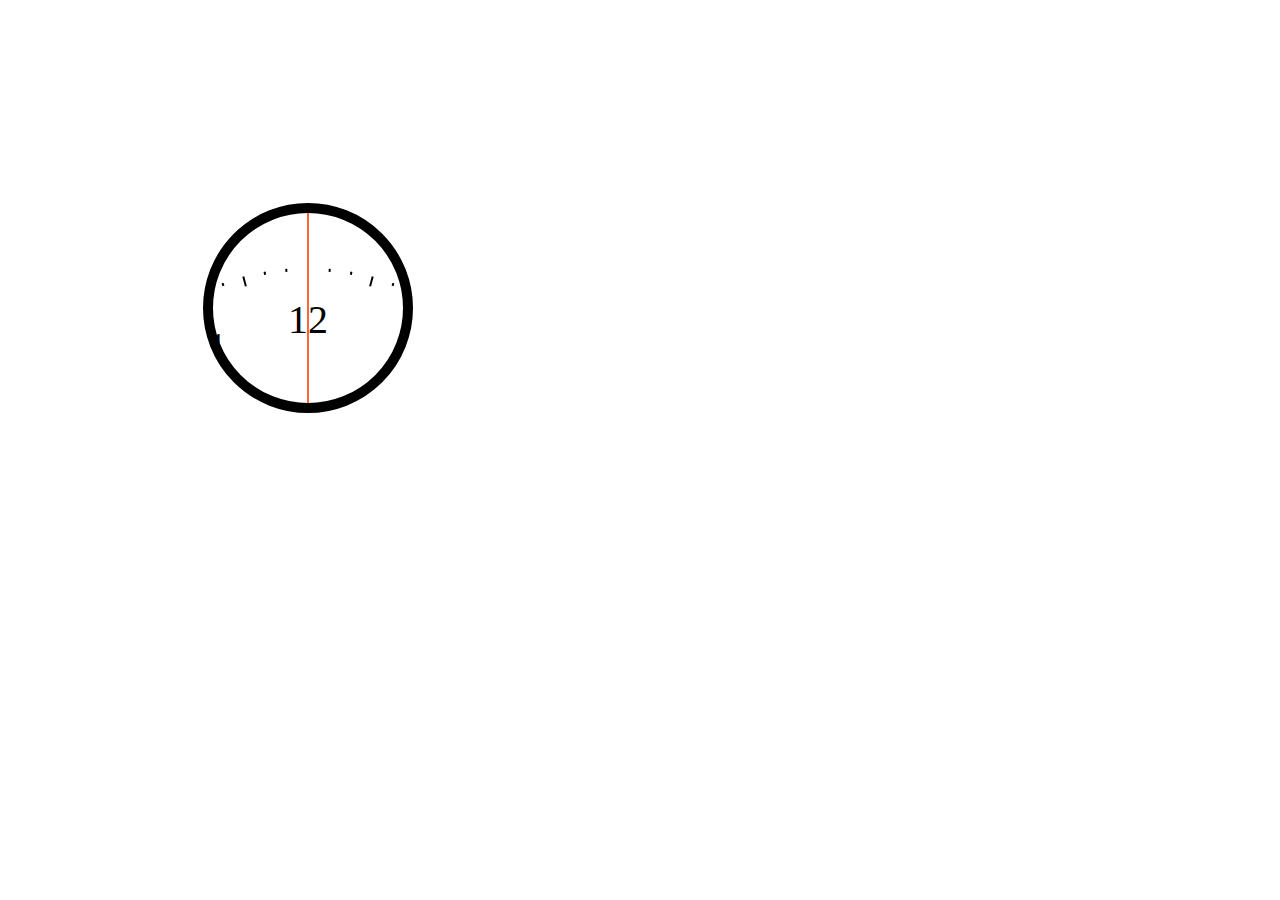
<file: tree_visualisation/Snap.svg/demos/clock/index.html>
<!DOCTYPE html>
<html lang="en">
    <head>
        <meta charset="utf-8">
        <meta name="copyright" content="Copyright © 2013 Adobe Systems Incorporated. All rights reserved.
 
 Licensed under the Apache License, Version 2.0 (the “License”);
 you may not use this file except in compliance with the License.
 You may obtain a copy of the License at
 
 http://www.apache.org/licenses/LICENSE-2.0
 
 Unless required by applicable law or agreed to in writing, software
 distributed under the License is distributed on an “AS IS” BASIS,
 WITHOUT WARRANTIES OR CONDITIONS OF ANY KIND, either express or implied.
 See the License for the specific language governing permissions and
 limitations under the License.">
        <title>Snap</title>
        <style media="screen">
        body {
            background: #fff;
        }
        </style>
        <script src="../../dist/snap.svg-min.js"></script>
        <script>
        window.onload = function () {
            var s = Snap(600, 600);
            var path = "",
                nums = s.text(300, 300, [1, 2, 3, 4, 5, 6, 7, 8, 9, 10, 11, 12]).attr({
                    font: "300 40px Helvetica Neue",
                    textAnchor: "middle"
                });
            for (var i = 0; i < 72; i++) {
                var r = i % 6 ? i % 3 ? 247 : 240 : 230,
                    sin = Math.sin(Snap.rad(5 * i)),
                    cos = Math.cos(Snap.rad(5 * i));
                path += "M" + [300 + 250 * cos, 300 + 250 * sin] + "L" + [300 + r * cos, 300 + r * sin];
                if (!(i % 6)) {
                    nums.select("tspan:nth-child(" + (i / 6 + 1) + ")").attr({
                        x: 300 + 200 * Math.cos(Snap.rad(5 * i - 60)),
                        y: 300 + 200 * Math.sin(Snap.rad(5 * i - 60)) + 15,
                    });
                }
            }
            var table = s.g(nums, s.path(path).attr({
                fill: "none",
                stroke: "#000",
                strokeWidth: 2
            })).attr({
                transform: "t0,210"
            });
            s.g(table).attr({
                clip: s.circle(300, 300, 100)
            });
            var hand = s.line(300, 200, 300, 400).attr({
                fill: "none",
                stroke: "#f63",
                strokeWidth: 2
            });
            s.circle(300, 300, 100).attr({
                stroke: "#000",
                strokeWidth: 10,
                fillOpacity: 0
            }).click(function () {
                Snap.animate(0, 360, function (val) {
                    table.transform("t" +
                    [
                        210 * Math.cos(Snap.rad(val + 90)), 
                        210 * Math.sin(Snap.rad(val + 90))
                    ]);
                    hand.transform("r" + [val, 300, 300]);
                }, 12000);
            });
            
        };
        </script>
    </head>
    <body>
    </body>
</html>
</file>
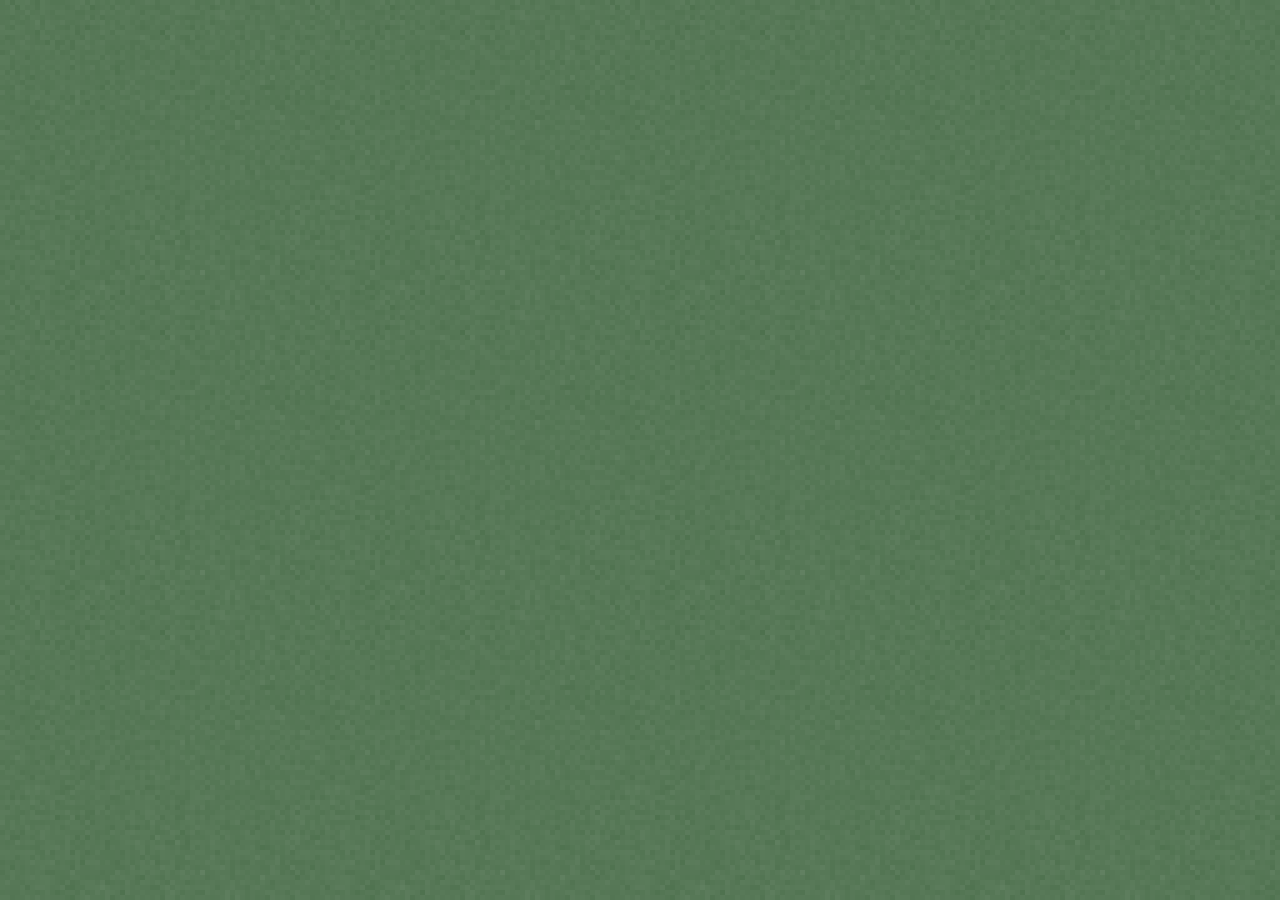
<file: tree_visualisation/Snap.svg/demos/pattern/index.html>
<!DOCTYPE html>
<html lang="en">
    <head>
        <meta charset="utf-8">
        <meta name="copyright" content="Copyright © 2013 Adobe Systems Incorporated. All rights reserved.
 
 Licensed under the Apache License, Version 2.0 (the “License”);
 you may not use this file except in compliance with the License.
 You may obtain a copy of the License at
 
 http://www.apache.org/licenses/LICENSE-2.0
 
 Unless required by applicable law or agreed to in writing, software
 distributed under the License is distributed on an “AS IS” BASIS,
 WITHOUT WARRANTIES OR CONDITIONS OF ANY KIND, either express or implied.
 See the License for the specific language governing permissions and
 limitations under the License.">
        <title>Snap</title>
        <style media="screen">
        body {
            background: #030 url("bg.png");
        }
        </style>
        <script src="../../dist/snap.svg-min.js"></script>
        <script>
        window.onload = function () {
            1
            var s = Snap("100%", 600);
            
            // 2
            // var c = s.circle(100, 100, 50);
            // 
            // 3
            // c.attr({
            //     fill: "#bada55",
            //     stroke: "#000",
            //     "stroke-width": 5
            // });
            // 
            // 4
            // var c2 = s.circle(70, 100, 40);
            // var g = s.group(c2, s.circle(130, 100, 40));
            // g.attr({
            //     fill: "#fff"
            // });
            // 
            // 5
            // c.attr({
            //     mask: g
            // });
            // 
            // 6
            // c2.animate({r: 25}, 1000);
            // 
            // 7
            // g.select("circle:nth-child(2)").animate({r: 25}, 1000);
            // 
            // 8
            // var p = s.path("M10-5-10,15M15,0,0,15M0-5-20,15").attr({
            //         fill: "none",
            //         stroke: "#bada55",
            //         strokeWidth: 5
            //     }).pattern(0, 0, 10, 10);
            // c.attr({
            //     fill: p
            // });
            // 
            // 9
            // g.attr({
            //     fill: Snap(document.getElementById("pattern"))
            // });
            // 
            // 10
            // g.attr({fill: "r()#fff-#000"});
            // 
            // 11
            // g.attr({fill: "R(100, 100, 50)#fff-#000"});
            // 
            // 12
            // p.select("path").animate({stroke: "#f00"}, 1000);
            // 
            // 13
            // Snap.load("demo-card.svg", function (f) {
            //     f.select("path[fill='#D40000']").attr({fill: "#bada55"});
            //     g = s.group(f.selectAll("path"));
            //     s.append(g);
            // 
            //     14
            //     g.attr({
            //         transform: "r45t100,0s.5"
            //     });
            //                 
            //     15
            //     console.log(g.attr("transform"));
            //                 
            //     16
            //     g.drag();
            // });
            // 
            // 17
            // s.text(200, 100, "Snap.SVG");
            // 
            // 18
            // var t = s.text(200, 120, ["S","n","a","p",".","S","V","G"]);
            // t.selectAll("tspan:nth-child(odd)").attr({
            //     fill: "#900",
            //     "font-size": "20px"
            // });
        };
        </script>
    </head>
    <body>
        <svg width="0" height="0">
            <pattern id="pattern" patternUnits="userSpaceOnUse" x="0" y="0" width="10" height="10" viewBox="0 0 10 10">
                <path d="M-5,0,10,15M0-5,15,10" stroke="white" stroke-width="5"/>
            </pattern>
        </svg>
    </body>
</html>
</file>
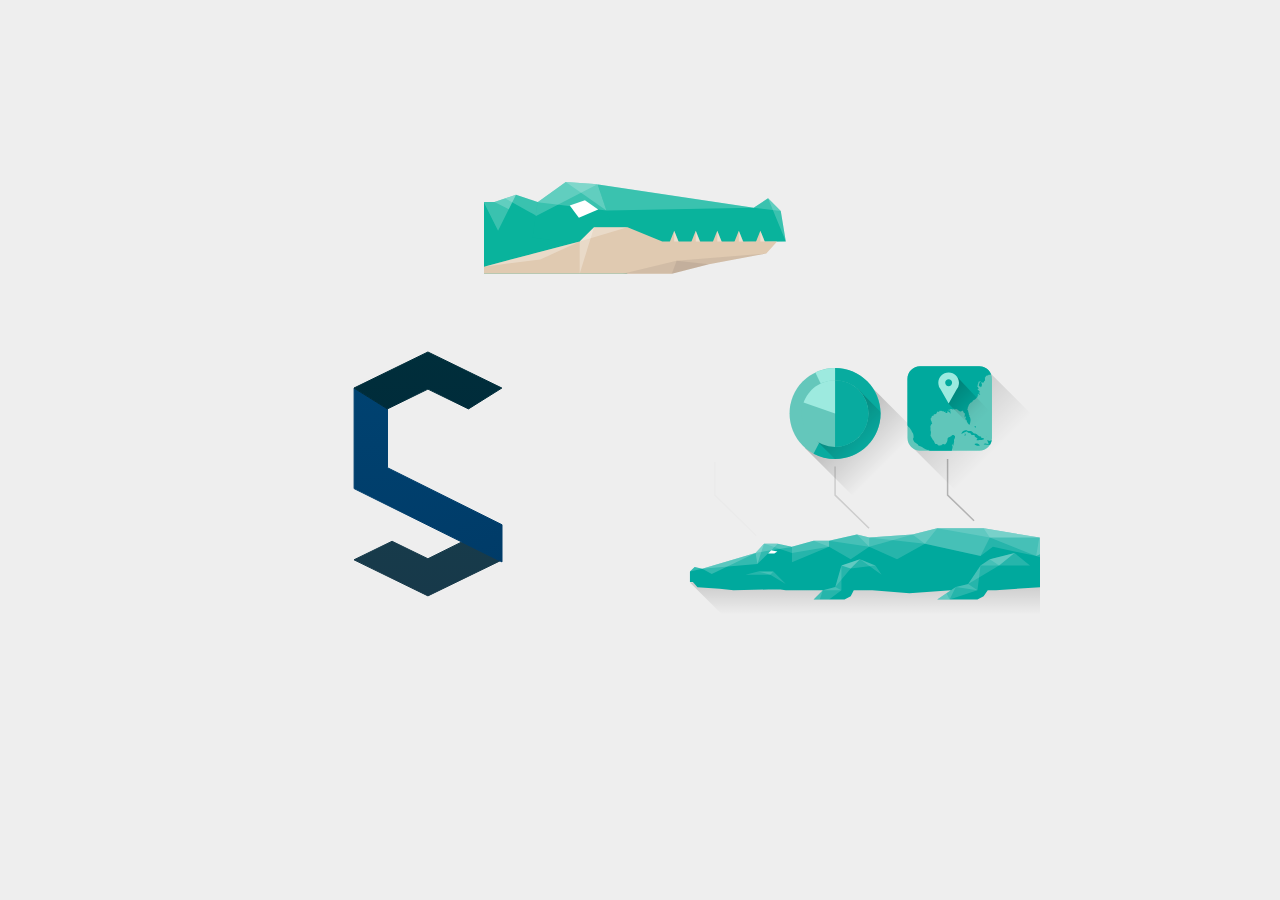
<file: tree_visualisation/Snap.svg/demos/snap-mascot/index.html>
<!DOCTYPE html>
<html lang="en">
    <head>
        <meta charset="utf-8">
        <meta name="copyright" content="Copyright © 2013 Adobe Systems Incorporated. All rights reserved.
 
 Licensed under the Apache License, Version 2.0 (the “License”);
 you may not use this file except in compliance with the License.
 You may obtain a copy of the License at
 
 http://www.apache.org/licenses/LICENSE-2.0
 
 Unless required by applicable law or agreed to in writing, software
 distributed under the License is distributed on an “AS IS” BASIS,
 WITHOUT WARRANTIES OR CONDITIONS OF ANY KIND, either express or implied.
 See the License for the specific language governing permissions and
 limitations under the License.">
        <title>Snap</title>
        <link rel="stylesheet" href="style.css">
    </head>
    <body>
        <iframe src="crocodile-1.html" ></iframe>
        <br>
        <iframe src="snap-logo.html" ></iframe>
        <iframe src="crocodile-2.html" ></iframe>
    </body>
</html>
</file>
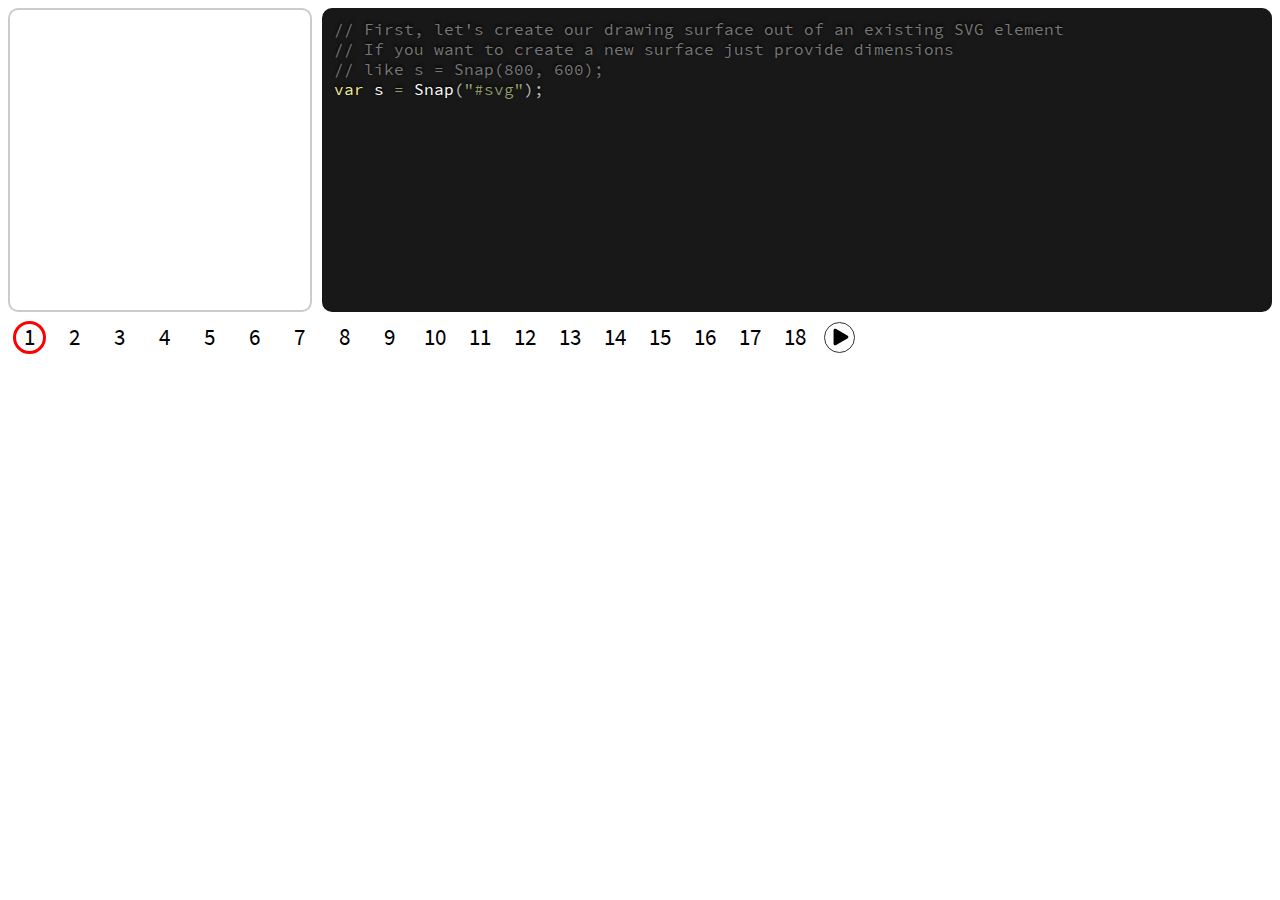
<file: tree_visualisation/Snap.svg/demos/tutorial/index.html>
<!DOCTYPE html>
<html lang="en">
    <head>
        <meta charset="utf-8">
        <title>Tutorial</title>
        <link rel="stylesheet" href="../../doc/fonts/stylesheet.css">
        <link rel="stylesheet" href="../../doc/css/prism.css">
        <style media="screen">
            pre.code {
                -moz-border-radius: 10px;
                -webkit-border-radius: 10px;
                border-radius: 10px;
                padding: 10px;
                height: 280px;
                overflow: auto;
                background: #181818;
                border: solid 2px #181818;
            }
            #codelines {
                display: none;
            }
            #svg {
                -moz-border-radius: 10px;
                -webkit-border-radius: 10px;
                border-radius: 10px;
                border: solid 2px #ccc;
                width: 300px;
                height: 300px;
                float: left;
                margin-right: 10px;
                font: 1em source-sans-pro, Source Sans Pro, Helvetica, sans-serif;
            }
        </style>
        <script src="../../dist/snap.svg-min.js"></script>
        <script src="../../doc/js/prism.js"></script>
        <script>
        var S;
        window.onload = function () {
            var s = Snap(850, 35);
            function chooser(s, count) {
                var loop = "M35,65a30,30,0,0,0,0-60a30,30,0,0,0,0,60",
                    line = "M35,65a30,30,0,0,0,0-60a30,30,0,0,0,0,60c30,0,60-60,90-60a30,30,0,0,1,0,60a30,30,0,0,1,0-60",
                    l1 = Snap.path.getTotalLength(loop),
                    l2 = Snap.path.getTotalLength(line),
                    cur = 1,
                    p = s.path({
                        path: loop,
                        fill: "none",
                        stroke: "#f00",
                        strokeWidth: 6,
                        strokeLinecap: "round"
                    });
                for (var i = 1; i <= count; i++) {
                    s.text(90 * i - 55, 49, i).attr({
                        font: "45px source-sans-pro, Source Sans Pro, Helvetica, sans-serif",
                        textAnchor: "middle"
                    });
                    (function (i) {
                        s.circle(90 * i - 55, 35, 40).attr({
                            opacity: 0
                        }).click(eve.f("tut.click", i - 1));
                    }(i));
                }
                s.path("M11.166,23.963L22.359,17.5c1.43-0.824,1.43-2.175,0-3L11.166,8.037c-1.429-0.826-2.598-0.15-2.598,1.5v12.926C8.568,24.113,9.737,24.789,11.166,23.963z").transform("t" + (90 * (count + 1) - 68) + ",18s2");
                var but = s.circle(90 * (count + 1) - 55, 35, 30).attr({
                    fillOpacity: 0,
                    stroke: "#333",
                    strokeWidth: 2
                });
                eve.on("tut.click", function (I) {
                    p.attr({
                        path: loop,
                        transform: "t" + (90 * I) + ",0"
                    });
                    cur = I + 1;
                });
                function frameHandler(frame) {
                    function anim() {
                        cur++;
                        if (cur > count) {
                            return;
                        }
                        if (typeof frame == "function") {
                            frame(cur);
                        }
                        Snap.animate(0, l2 - l1, function (val) {
                            p.attr({
                                path: Snap.path.getSubpath(line, val, val + l1)
                            });
                        }, 500, function () {
                            p.attr({
                                path: loop,
                                transform: p.transform() + "t90,0"
                            });
                        });
                    }
                    if (typeof frame == "function") {
                        but.click(anim);
                    } else {
                        anim();
                    }
                }
                return frameHandler;
            }
            var g = s.g();
            g.attr({
                transform: "s.5,.5,0,0"
            });
            var str = "",
                code = document.getElementById("code");
            var domcodelines = document.querySelectorAll("#codelines li"),
                codelines = [],
                replacers = {},
                lines = [],
                callback = function (i) {
                    lines = [];
                    for (var j = 1; j <= i; j++) {
                        replacers[j - 1] && lines.pop();
                        lines.push(codelines[j - 1]);
                    }
                    Snap("#svg").clear();
                    str = lines.join("\n");
                    eval(str);
                    code.innerHTML = Prism.highlight(str, Prism.languages.javascript);
                    code.parentNode.scrollTop = code.parentNode.scrollTopMax || 1e9;
                };
            for (var i = 0, ii = domcodelines.length; i < ii; i++) {
                codelines[i] = domcodelines[i].innerHTML;
                if (domcodelines[i].className == "replace") {
                    replacers[i] = true;
                }
            }
            callback(1);
            chooser(g, codelines.length)(callback);
            eve.on("tut.click", function (I) {
                callback(I + 1);
            });
        };
        </script>
    </head>
    <body>
        <ol id="codelines">
<li>// First, let's create our drawing surface out of an existing SVG element
// If you want to create a new surface just provide dimensions
// like s = Snap(800, 600);
var s = Snap("#svg");</li>
<li>// Let's create a big circle in the middle:
var bigCircle = s.circle(150, 150, 100);
// By default it is black, let's change its attributes</li>
<li>bigCircle.attr({
    fill: "#bada55",
    stroke: "#000",
    strokeWidth: 5
});</li>
<li>// Now let's create another small circle:
var smallCircle = s.circle(100, 150, 70);</li>
<li>// Let's put this small circle and another one into a group:
var discs = s.group(smallCircle, s.circle(200, 150, 70));</li>
<li>// Now we can change attributes for the whole group
discs.attr({
    fill: "#fff"
});</li>
<li>// Now more interesting stuff
// Let's assign this group as a mask for our big circle
bigCircle.attr({
    mask: discs
});</li>
<li>// Despite our small circle being part of a group
// and part of a mask we can still access it:
smallCircle.animate({r: 50}, 1000);</li>
<li>// We don’t have a reference for second small circle,
// but we can easily grab it with CSS selectors:
discs.select("circle:nth-child(2)").animate({r: 50}, 1000);</li>
<li>// Now let's create pattern
var p = s.path("M10-5-10,15M15,0,0,15M0-5-20,15").attr({
        fill: "none",
        stroke: "#bada55",
        strokeWidth: 5
    });
// To create a pattern,
// just specify dimensions in the pattern method:
p = p.pattern(0, 0, 10, 10);
// Then use it as a fill on the big circle
bigCircle.attr({
    fill: p
});</li>
<li>// We can also grab a pattern from an SVG
// already embedded into our page
discs.attr({
    fill: Snap("#pattern")
});</li>
<li>// Let's change the fill of the circles to gradient
// This string means relative radial gradient
// from white to black
discs.attr({fill: "r()#fff-#000"});
// Note that we have two gradients, one for each circle</li>
<li>// If we want them to share one gradient,
// we need to use an absolute gradient with capital R
discs.attr({fill: "R(150, 150, 100)#fff-#000"});</li>
<li>// Of course we can animate color as well
p.select("path").animate({stroke: "#f00"}, 1000);</li>
<li>// Now let's load an external SVG file:
Snap.load("mascot.svg", function (f) {
    // Note that we traverse and change attr before the SVG
    // is even added to the page
    f.select("polygon[fill='#09B39C']").attr({fill: "#bada55"});
    g = f.select("g");
    s.append(g);
    // Making croc draggable. Go ahead drag it around!
    g.drag();
    // Obviously drag could take event handlers too
    // Looks like our croc is made from more than one polygon...
});</li>
<li class="replace">// Now let's load an external SVG file:
Snap.load("mascot.svg", function (f) {
    // Note that we traverse and change attr before SVG
    // is even added to the page
    f.selectAll("polygon[fill='#09B39C']").attr({fill: "#bada55"});
    g = f.select("g");
    s.append(g);
    // Making croc draggable. Go ahead drag it around!
    g.drag();
    // Obviously drag could take event handlers too
    // That’s better! selectAll for the rescue.
});</li>
<li>// Writing text is as simple as:
s.text(200, 100, "Snap.svg");</li>
<li>// Provide an array of strings (or arrays), to generate tspans
var t = s.text(200, 120, ["Snap", ".", "svg"]);
t.selectAll("tspan:nth-child(3)").attr({
    fill: "#900",
    "font-size": "20px"
});</li>
        </ol>
        <svg id="svg"></svg>
        <pre class="javascript code"><code data-language="javascript" class="language-javascript" id="code"></code></pre>
        <svg width="0" height="0">
            <pattern id="pattern" patternUnits="userSpaceOnUse" x="0" y="0" width="10" height="10" viewBox="0 0 10 10">
                <path d="M-5,0,10,15M0-5,15,10" stroke="white" stroke-width="5"/>
            </pattern>
        </svg>
    </body>
</html>
</file>
<file: tree_visualisation/Snap.svg/demos/snap-mascot/style.css>
html {
    overflow: hidden;
}

body {
    background: #eee;
    text-align: center;
}

svg {
    display: inline-block;
}

iframe {
    display: inline-block;
    border: none;
    height: 300px;
    width: 400px;
    margin: 10px;
}
</file>
<file: tree_visualisation/Snap.svg/doc/fonts/stylesheet.css>
@font-face {
    font-family: 'source-sans-pro';
    src: url('sourcesanspro-light-webfont.eot');
    src: url('sourcesanspro-light-webfont.eot?#iefix') format('embedded-opentype'),
         url('sourcesanspro-light-webfont.woff') format('woff'),
         url('sourcesanspro-light-webfont.ttf') format('truetype'),
         url('sourcesanspro-light-webfont.svg#source_sans_prolight') format('svg');
    font-weight: 300;
    font-style: normal;

}




@font-face {
    font-family: 'source-sans-pro';
    src: url('sourcesanspro-regular-webfont.eot');
    src: url('sourcesanspro-regular-webfont.eot?#iefix') format('embedded-opentype'),
         url('sourcesanspro-regular-webfont.woff') format('woff'),
         url('sourcesanspro-regular-webfont.ttf') format('truetype'),
         url('sourcesanspro-regular-webfont.svg#source_sans_proregular') format('svg');
    font-weight: 400;
    font-style: normal;

}




@font-face {
    font-family: 'source-sans-pro';
    src: url('sourcesanspro-semibold-webfont.eot');
    src: url('sourcesanspro-semibold-webfont.eot?#iefix') format('embedded-opentype'),
         url('sourcesanspro-semibold-webfont.woff') format('woff'),
         url('sourcesanspro-semibold-webfont.ttf') format('truetype'),
         url('sourcesanspro-semibold-webfont.svg#source_sans_prosemibold') format('svg');
    font-weight: 600;
    font-style: normal;

}




@font-face {
    font-family: 'source-code-pro';
    src: url('sourcecodepro-regular-webfont.eot');
    src: url('sourcecodepro-regular-webfont.eot?#iefix') format('embedded-opentype'),
         url('sourcecodepro-regular-webfont.woff') format('woff'),
         url('sourcecodepro-regular-webfont.ttf') format('truetype'),
         url('sourcecodepro-regular-webfont.svg#source_code_proregular') format('svg');
    font-weight: normal;
    font-style: normal;

}
</file>
<file: tree_visualisation/Snap.svg/doc/css/prism.css>
/**
 * prism.js Twilight theme
 * Based (more or less) on the Twilight theme originally of Textmate fame.
 * @author Remy Bach
 */
code[class*="language-"],
pre[class*="language-"] {
	color: white;
	direction: ltr;
	font-family: source-code-pro, Consolas, Monaco, 'Andale Mono', monospace;
	text-align: left;
	text-shadow: 0 -.1em .2em black;
	white-space: pre;
	word-spacing: normal;
	
	-moz-tab-size: 4;
	-o-tab-size: 4;
	tab-size: 4;
	
	-webkit-hyphens: none;
	-moz-hyphens: none;
	-ms-hyphens: none;
	hyphens: none;
}

pre[class*="language-"],
:not(pre) > code[class*="language-"] {
	background:#181818;
}

/* Code blocks */
pre[class*="language-"] {
	margin: .5em 0;
	overflow: auto;
}
pre[class*="language-"]::selection { /* Safari */
	background:hsl(200, 4%, 16%); /* #282A2B */
}
pre[class*="language-"]::selection { /* Firefox */
	background:hsl(200, 4%, 16%); /* #282A2B */
}

/* Inline code */
:not(pre) > code[class*="language-"] {
	border-radius: .3em;
	border: .13em solid hsl(0,0%,33%); /* #545454 */
	box-shadow: 1px 1px .3em -.1em black inset;
	padding: .15em .2em .05em;
}

.token.comment,
.token.prolog,
.token.doctype,
.token.cdata {
	color: hsl(0, 0%, 47%); /* #777777 */
}

.token.punctuation {
	opacity: .7;
}

.namespace {
	opacity: .7;
}

.token.tag,
.token.boolean,
.token.number {
	color: hsl(14, 58%, 55%); /* #CF6A4C */
}

.token.keyword,
.token.property,
.token.selector {
	color:hsl(53, 89%, 79%); /* #F9EE98 */
}
.token.attr-name,
.token.attr-value,
.token.string,
.token.operator,
.token.entity,
.token.url,
.language-css .token.string,
.style .token.string {
	color:hsl(76, 21%, 52%); /* #8F9D6A */
}

.token.atrule {
	color:hsl(218, 22%, 55%); /* #7587A6 */
}

.token.regex,
.token.important {
	color: hsl(42, 75%, 65%); /* #E9C062 */
}

.token.important {
	font-weight: bold;
}

.token.entity {
	cursor: help;
}
pre[data-line] {
	padding: 1em 0 1em 3em;
	position: relative;
}

/* Markup */
.language-markup .token.tag,
.language-markup .token.attr-name,
.language-markup .token.punctuation  {
	color: hsl(33, 33%, 52%); /* #AC885B */
}

/* Text Selection colour */
::selection {
	background: hsla(0,0%,93%,0.15); /* #EDEDED */
}
::-moz-selection {
	background: hsla(0,0%,93%,0.15); /* #EDEDED */
}

/* Make the tokens sit above the line highlight so the colours don't look faded. */
.token {
	position:relative;
	z-index:1;
}
.line-highlight {
	background: -moz-linear-gradient(left, hsla(0, 0%, 33%,.1) 70%, hsla(0, 0%, 33%,0)); /* #545454 */
	background: -o-linear-gradient(left, hsla(0, 0%, 33%,.1) 70%, hsla(0, 0%, 33%,0)); /* #545454 */
	background: -webkit-linear-gradient(left, hsla(0, 0%, 33%,.1) 70%, hsla(0, 0%, 33%,0)); /* #545454 */
	background: hsla(0, 0%, 33%, 0.25); /* #545454 */
	background: linear-gradient(left, hsla(0, 0%, 33%,.1) 70%, hsla(0, 0%, 33%,0)); /* #545454 */
	border-bottom:1px dashed hsl(0, 0%, 33%); /* #545454 */
	border-top:1px dashed hsl(0, 0%, 33%); /* #545454 */
	left: 0;
	line-height: inherit;
	margin-top: 0.75em; /* Same as .prism’s padding-top */
	padding: inherit 0;
	pointer-events: none;
	position: absolute;
	right: 0;
	white-space: pre;
	z-index:0;
}
.line-highlight:before,
.line-highlight[data-end]:after {
	background-color: hsl(215, 15%, 59%); /* #8794A6 */
	border-radius: 999px;
	box-shadow: 0 1px white;
	color: hsl(24, 20%, 95%); /* #F5F2F0 */
	content: attr(data-start);
	font: bold 65%/1.5 sans-serif;
	left: .6em;
	min-width: 1em;
	padding: 0 .5em;
	position: absolute;
	text-align: center;
	text-shadow: none;
	top: .4em;
	vertical-align: .3em;
}
.line-highlight[data-end]:after {
	bottom: .4em;
	content: attr(data-end);
	top: auto;
}
</file>
